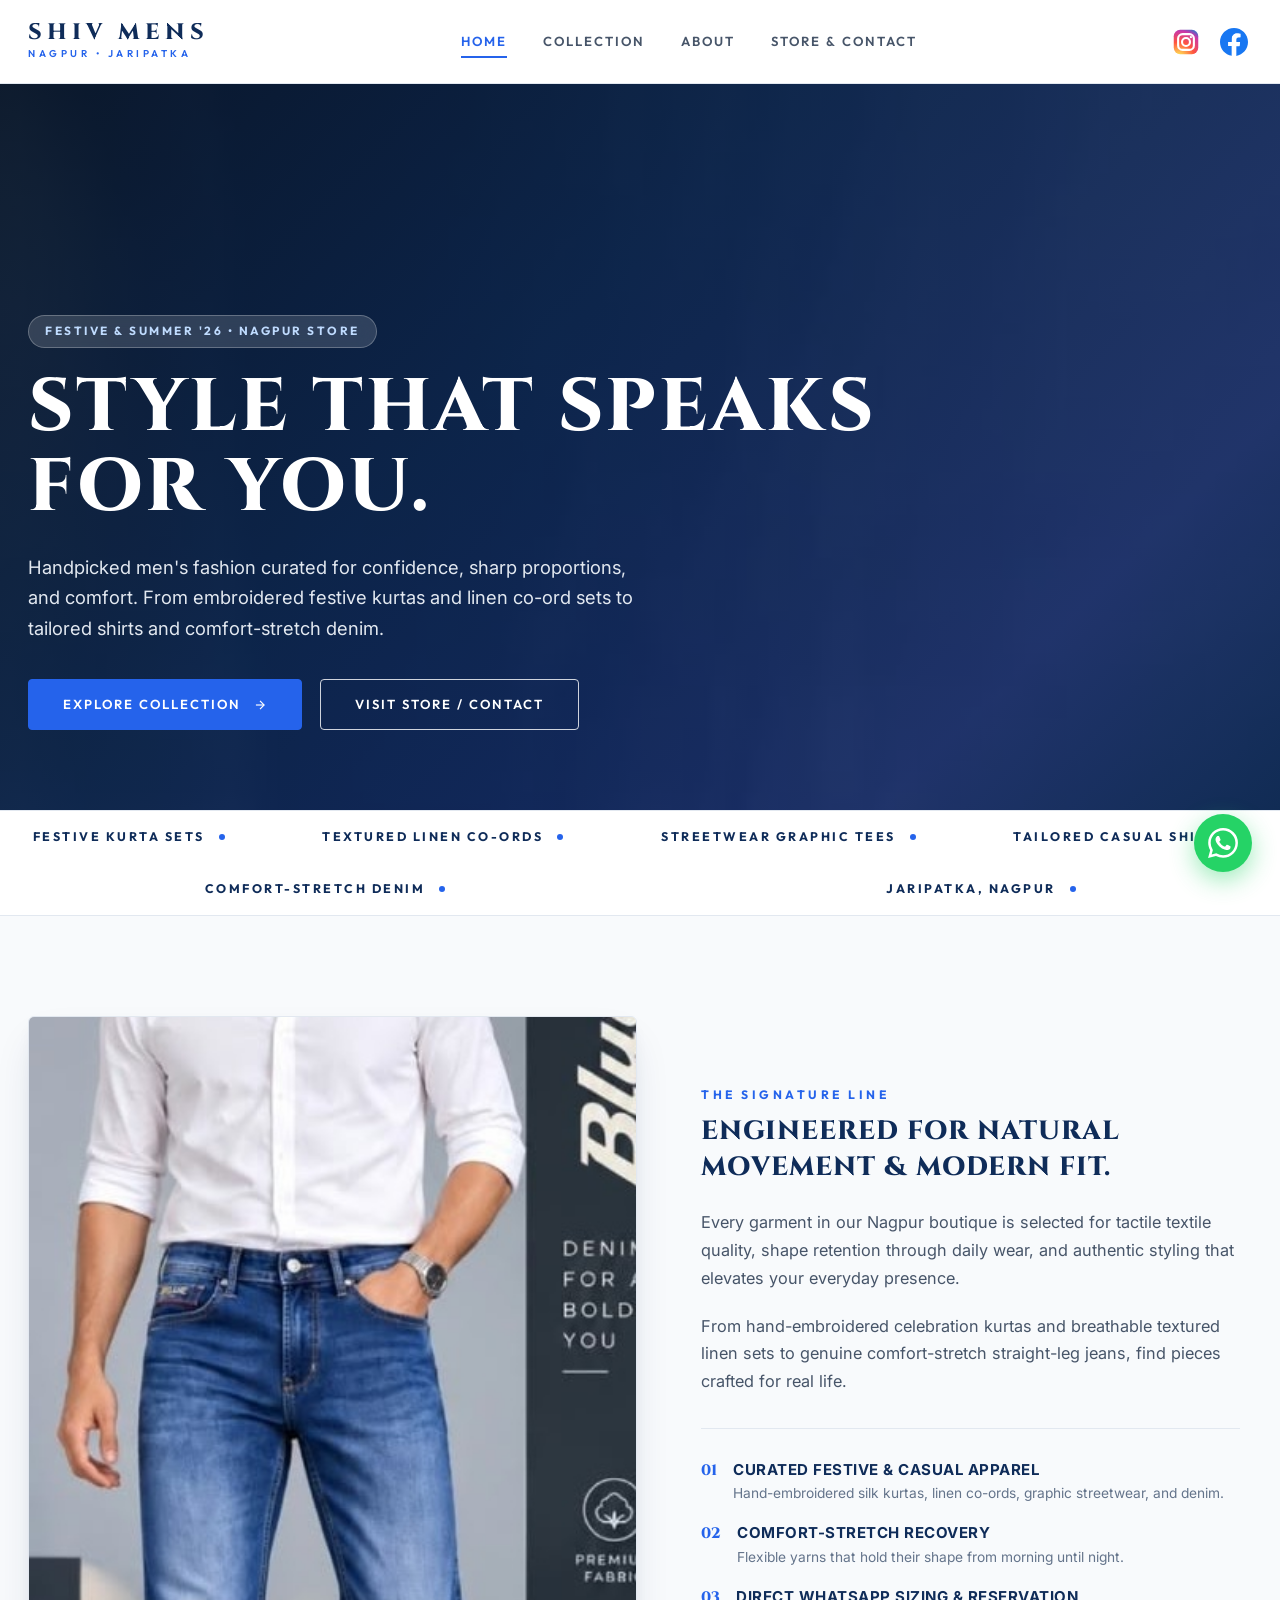
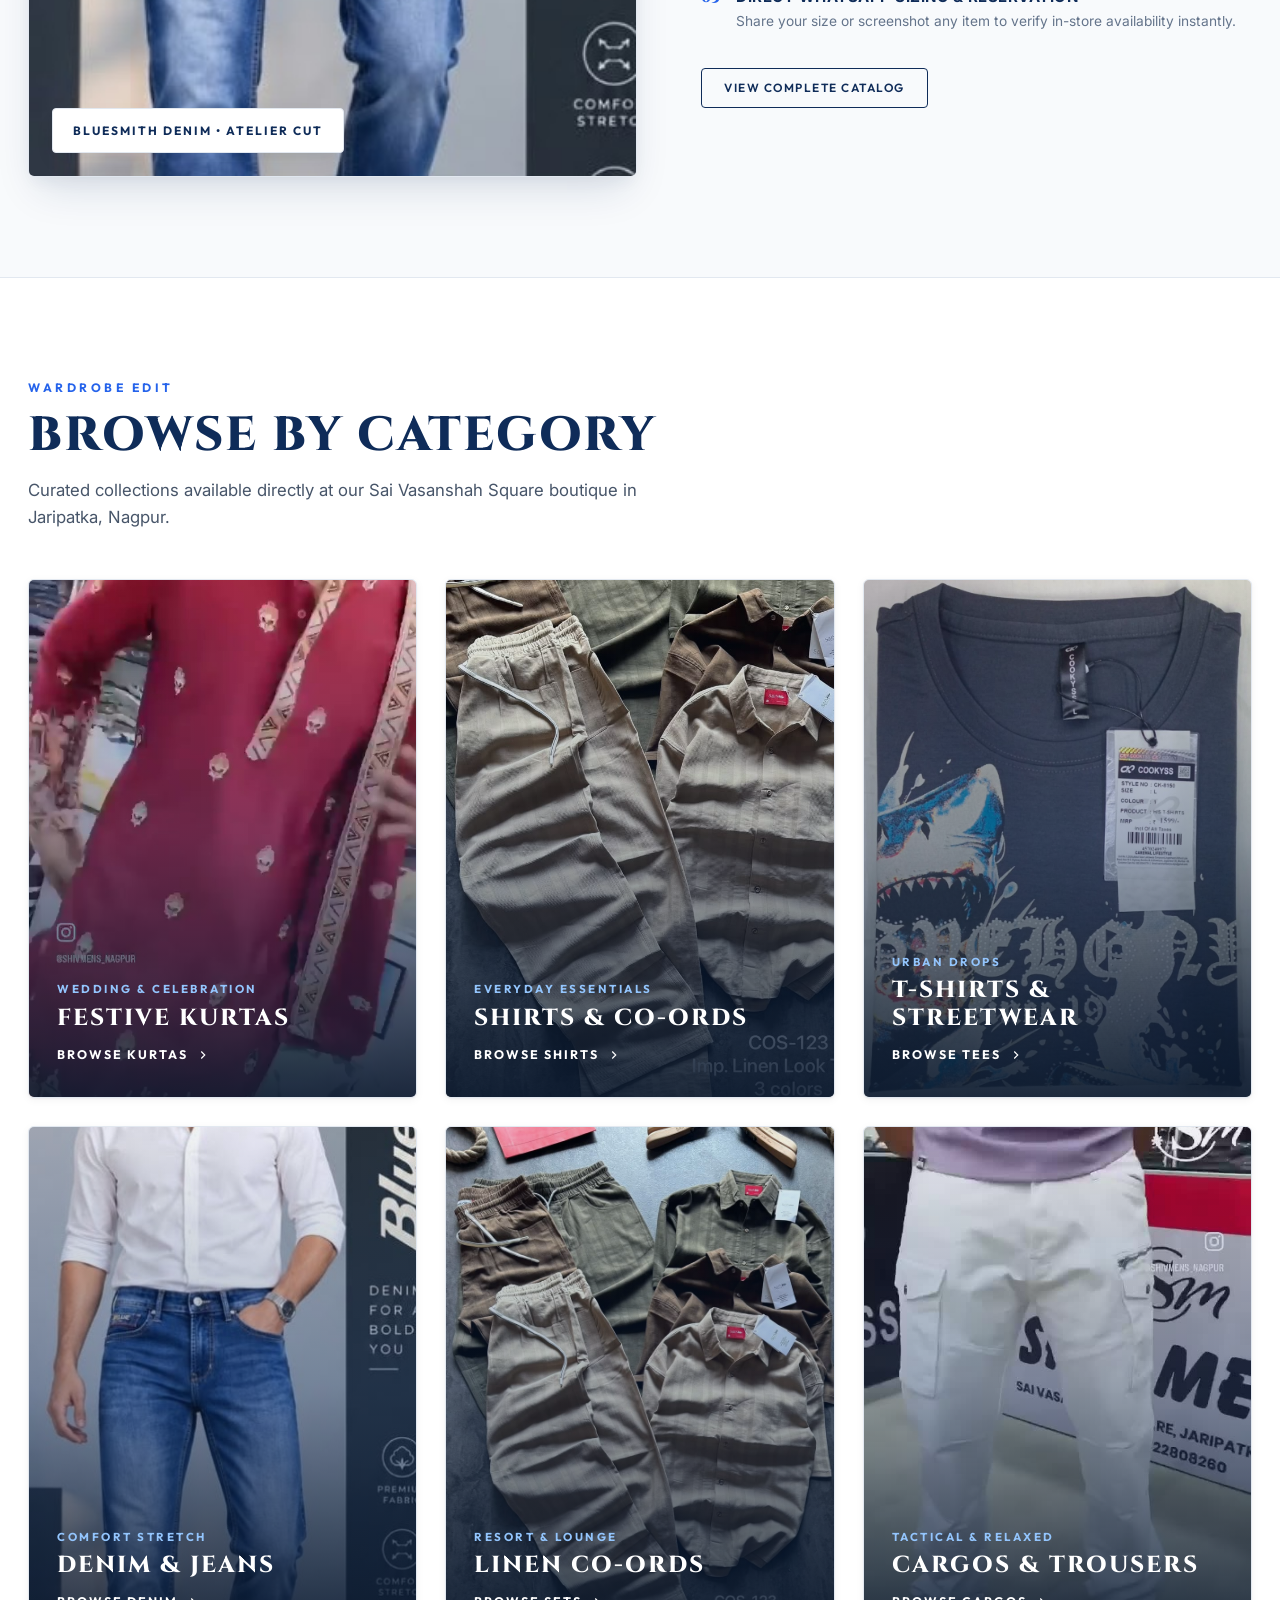
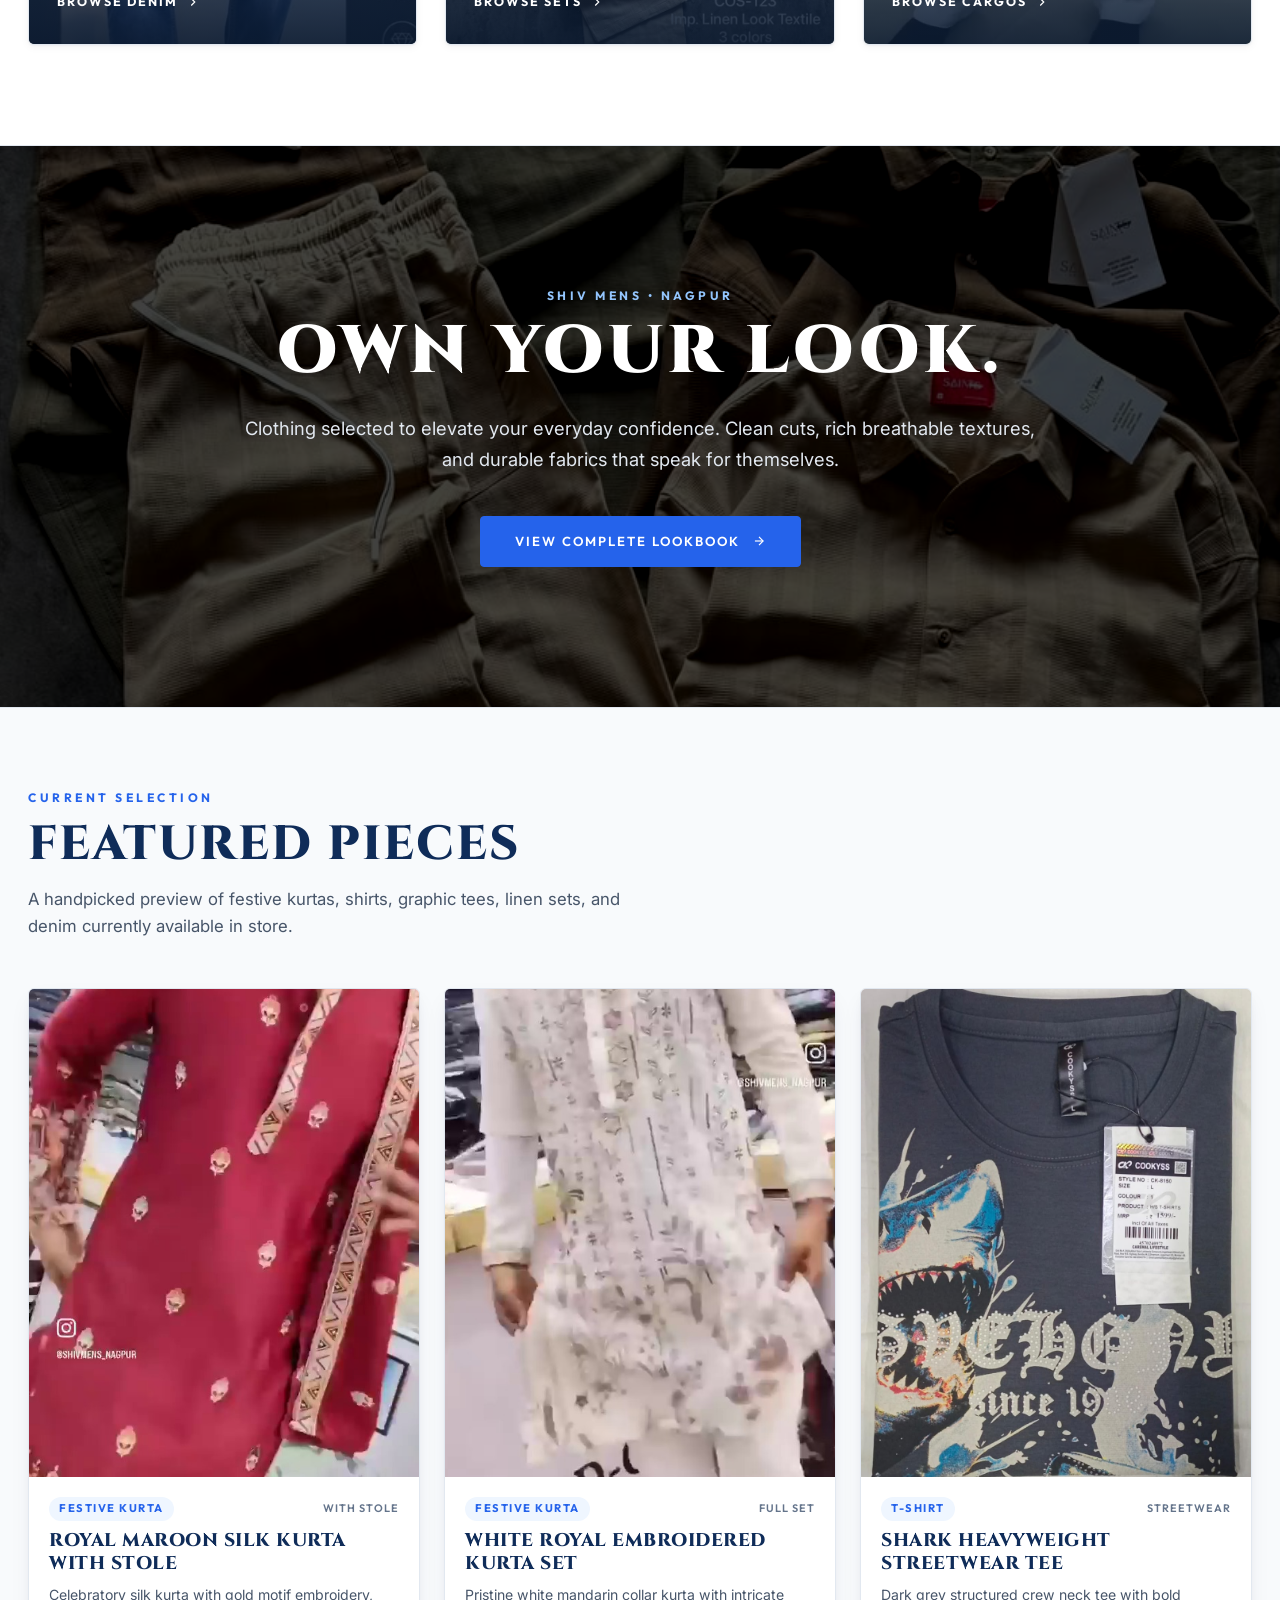
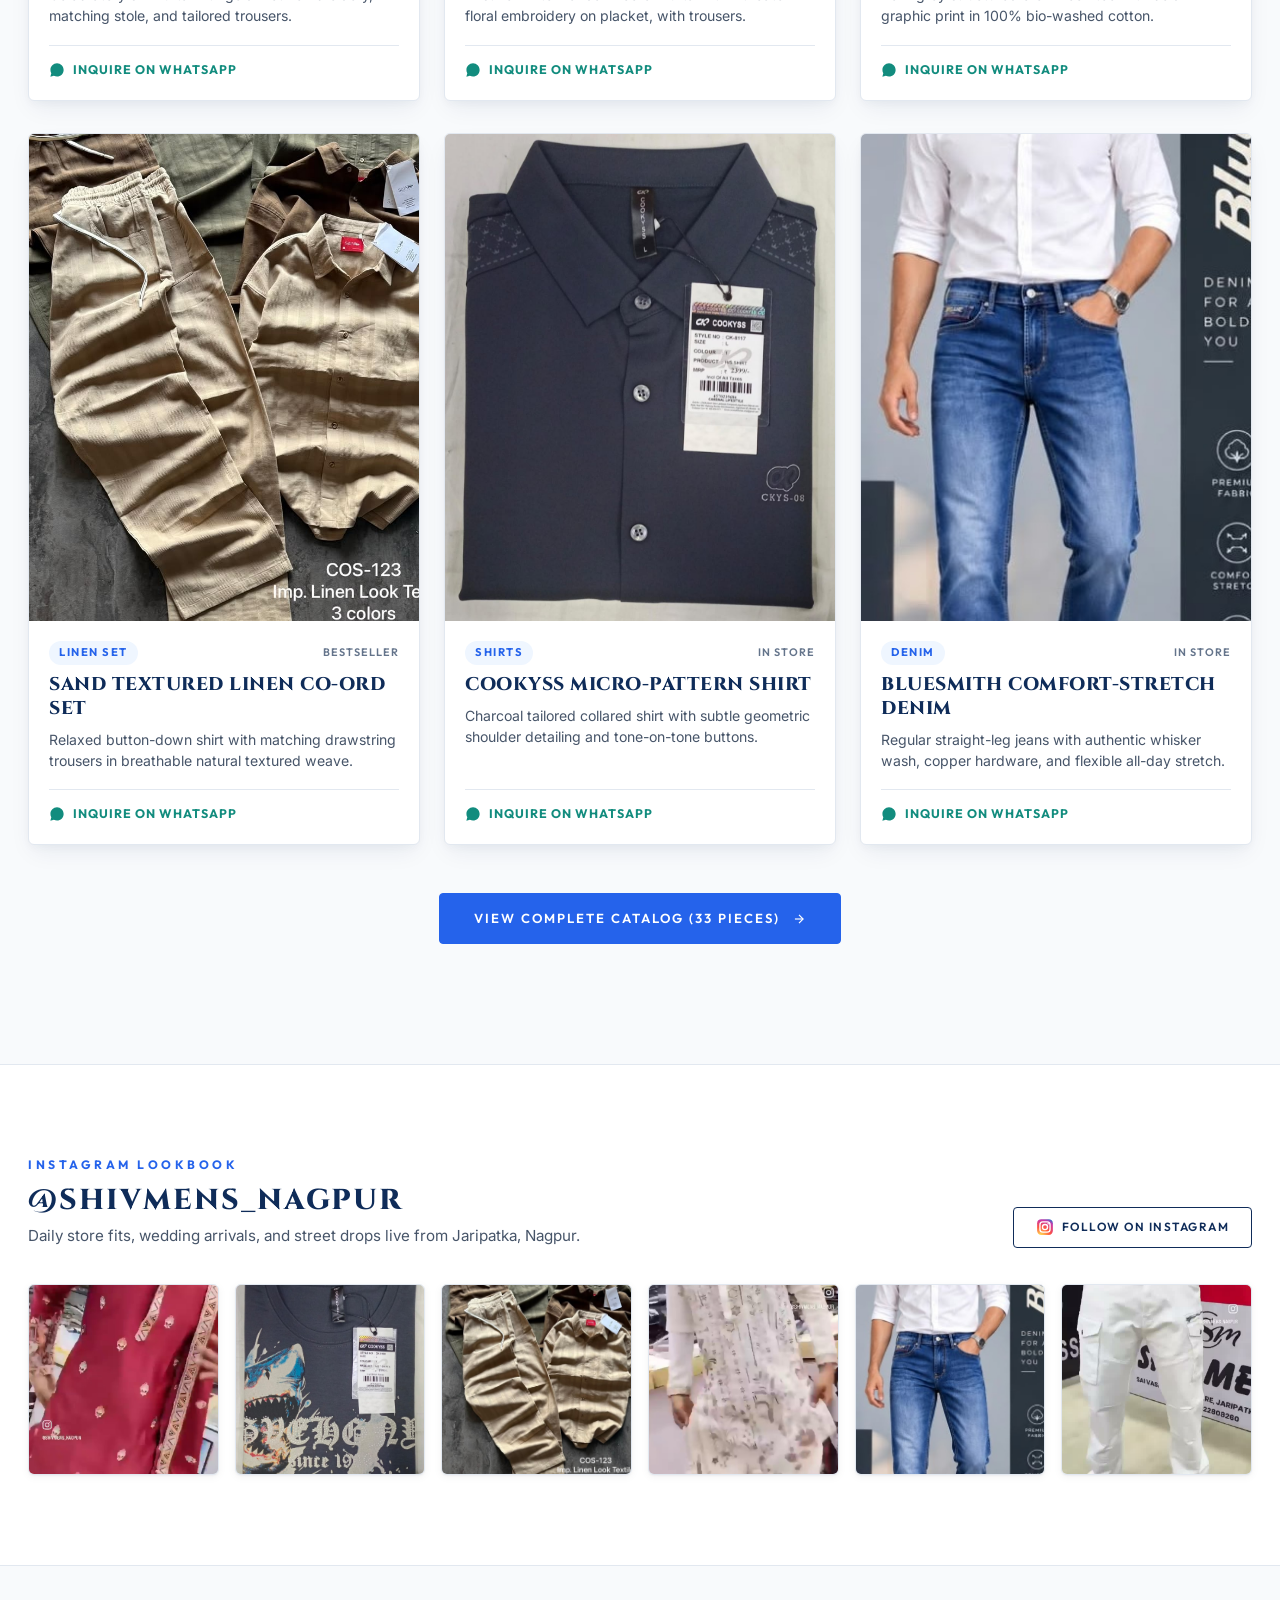
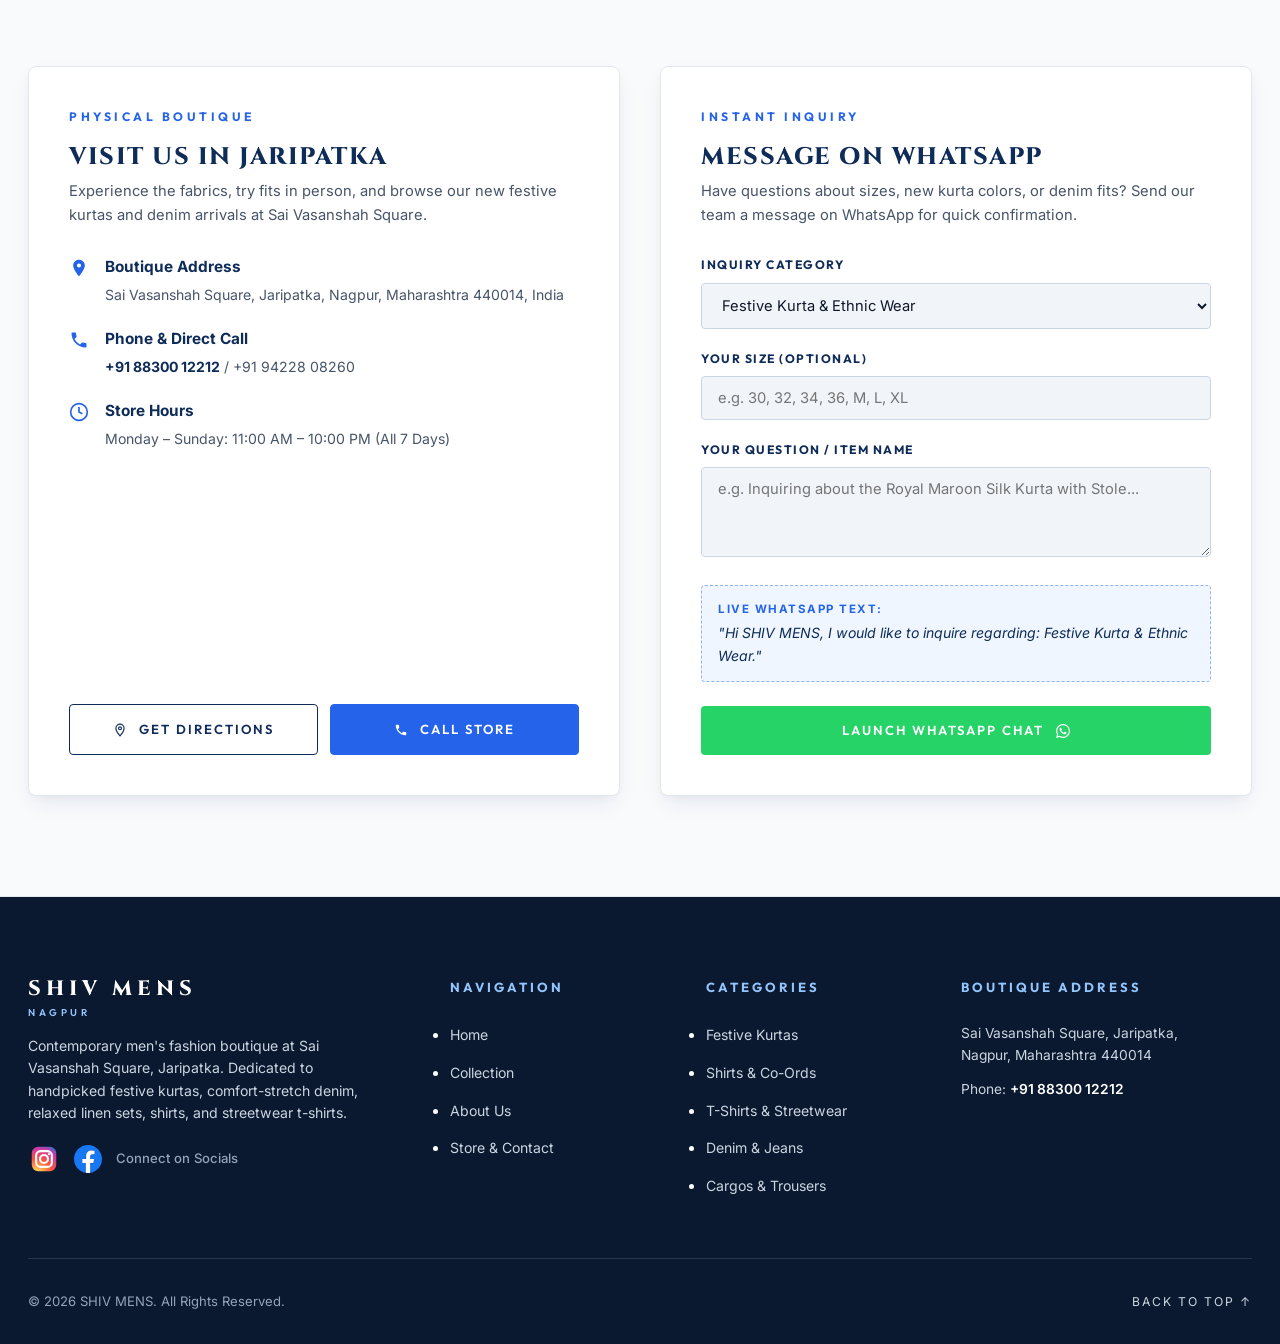
<file: index.html>
<!DOCTYPE html>
<html lang="en">
<head>
  <meta charset="UTF-8">
  <meta name="viewport" content="width=device-width, initial-scale=1.0">
  <title>SHIV MENS — Men's Fashion, Kurtas, Shirts & Denim | Nagpur</title>
  <meta name="description" content="Contemporary men's fashion boutique in Nagpur. Festive kurtas, tailored shirts, graphic streetwear t-shirts, linen co-ords, and comfort-stretch denim. Sai Vasanshah Square, Jaripatka.">
  
  <meta property="og:type" content="website">
  <meta property="og:title" content="SHIV MENS — Men's Fashion & Apparel">
  <meta property="og:description" content="Contemporary men's fashion in Nagpur. Festive kurtas, linen sets, streetwear t-shirts, and denim.">
  <meta property="og:image" content="assets/images/collection/ethnic-festive-kurta-stole.jpg">
  
  <link rel="icon" type="image/svg+xml" href="assets/brand/favicon.svg">
  <link rel="stylesheet" href="css/style.css">
  <link rel="stylesheet" href="css/responsive.css">
</head>
<body>

  <!-- Sticky Header -->
  <header class="site-header" id="siteHeader">
    <div class="container nav-wrapper">
      
      <!-- Brand Wordmark -->
      <a href="index.html" class="brand-logo" aria-label="SHIV MENS Homepage">
        <span class="brand-name">SHIV MENS</span>
        <span class="brand-sub">NAGPUR • JARIPATKA</span>
      </a>

      <!-- Desktop Navigation -->
      <nav class="main-nav" aria-label="Primary Navigation">
        <a href="index.html" class="nav-link active">Home</a>
        <a href="collection.html" class="nav-link">Collection</a>
        <a href="about.html" class="nav-link">About</a>
        <a href="contact.html" class="nav-link">Store & Contact</a>
      </nav>

      <!-- Header Actions (Social Icons) -->
      <div class="header-actions">
        <a href="https://www.instagram.com/shivmens_nagpur" target="_blank" rel="noopener noreferrer" class="header-social-icon js-instagram-link" aria-label="Instagram" title="Follow @shivmens_nagpur on Instagram">
          <img src="assets/icons/instagram.svg" alt="Instagram" width="28" height="28">
        </a>
        <a href="https://www.facebook.com/shivmens_nagpur" target="_blank" rel="noopener noreferrer" class="header-social-icon js-facebook-link" aria-label="Facebook" title="Follow shivmens_nagpur on Facebook">
          <img src="assets/icons/facebook.svg" alt="Facebook" width="28" height="28">
        </a>

        <!-- Mobile Menu Button -->
        <button class="mobile-nav-toggle" aria-label="Open Navigation">
          <svg viewBox="0 0 24 24" fill="none" stroke="currentColor" stroke-width="2"><line x1="3" y1="12" x2="21" y2="12"></line><line x1="3" y1="6" x2="21" y2="6"></line><line x1="3" y1="18" x2="21" y2="18"></line></svg>
        </button>
      </div>

    </div>
  </header>

  <!-- Mobile Drawer -->
  <aside class="mobile-drawer" id="mobileDrawer">
    <div class="mobile-drawer-header">
      <div>
        <span class="brand-name" style="font-size: 1.25rem;">SHIV MENS</span>
        <span class="brand-sub" style="display: block; font-size: 0.6rem;">NAGPUR</span>
      </div>
      <button class="drawer-close-btn" aria-label="Close Navigation">
        <svg viewBox="0 0 24 24" fill="none" stroke="currentColor" stroke-width="2"><line x1="18" y1="6" x2="6" y2="18"></line><line x1="6" y1="6" x2="18" y2="18"></line></svg>
      </button>
    </div>
    <nav class="mobile-drawer-nav">
      <a href="index.html" class="mobile-nav-item active">Home</a>
      <a href="collection.html" class="mobile-nav-item">Collection</a>
      <a href="about.html" class="mobile-nav-item">About</a>
      <a href="contact.html" class="mobile-nav-item">Store & Contact</a>
    </nav>
    <div class="mobile-drawer-footer">
      <p><strong>Sai Vasanshah Square, Jaripatka</strong></p>
      <p>Nagpur, Maharashtra 440014</p>
      <p>Direct: +91 88300 12212</p>
      <div style="margin-top: 14px; display: flex; align-items: center; gap: 10px;">
        <span style="font-size: 0.8rem; color: var(--text-muted); font-weight: 600; text-transform: uppercase;">Follow:</span>
        <a href="https://www.instagram.com/shivmens_nagpur" target="_blank" rel="noopener noreferrer" class="header-social-icon js-instagram-link" aria-label="Instagram" title="Instagram">
          <img src="assets/icons/instagram.svg" alt="Instagram" width="26" height="26">
        </a>
        <a href="https://www.facebook.com/shivmens_nagpur" target="_blank" rel="noopener noreferrer" class="header-social-icon js-facebook-link" aria-label="Facebook" title="Facebook">
          <img src="assets/icons/facebook.svg" alt="Facebook" width="26" height="26">
        </a>
      </div>
    </div>
  </aside>
  <div class="drawer-backdrop"></div>

  <main id="mainContent">

    <!-- Hero Section (Royal Navy Scrim & Light Theme Framing) -->
    <section class="hero-editorial" aria-label="Hero Showcase">
      <div class="hero-media-wrap">
        <video class="hero-video-elem" autoplay muted loop playsinline poster="assets/images/hero/hero-bg-poster.jpg">
          <source src="assets/videos/hero-bg.mp4" type="video/mp4">
        </video>
        <div class="hero-scrim"></div>
      </div>

      <div class="container hero-editorial-body">
        <span class="hero-season-tag">FESTIVE & SUMMER '26 • NAGPUR STORE</span>
        <h1 class="hero-main-title">
          STYLE THAT SPEAKS FOR YOU.
        </h1>
        <p class="hero-description">
          Handpicked men's fashion curated for confidence, sharp proportions, and comfort. From embroidered festive kurtas and linen co-ord sets to tailored shirts and comfort-stretch denim.
        </p>

        <div class="hero-actions-row">
          <a href="collection.html" class="btn btn-blue">
            <span>EXPLORE COLLECTION</span>
            <svg viewBox="0 0 24 24" fill="none" stroke="currentColor" stroke-width="2" style="width: 14px; height: 14px;"><line x1="5" y1="12" x2="19" y2="12"></line><polyline points="12 5 19 12 12 19"></polyline></svg>
          </a>
          <a href="contact.html" class="btn btn-outline-white">
            <span>VISIT STORE / CONTACT</span>
          </a>
        </div>
      </div>
    </section>

    <!-- Editorial Ticker Strip -->
    <div class="editorial-ticker" aria-hidden="true">
      <div class="ticker-track">
        <div class="ticker-item"><span>FESTIVE KURTA SETS</span><span class="ticker-dot"></span></div>
        <div class="ticker-item"><span>TEXTURED LINEN CO-ORDS</span><span class="ticker-dot"></span></div>
        <div class="ticker-item"><span>STREETWEAR GRAPHIC TEES</span><span class="ticker-dot"></span></div>
        <div class="ticker-item"><span>TAILORED CASUAL SHIRTS</span><span class="ticker-dot"></span></div>
        <div class="ticker-item"><span>COMFORT-STRETCH DENIM</span><span class="ticker-dot"></span></div>
        <div class="ticker-item"><span>JARIPATKA, NAGPUR</span><span class="ticker-dot"></span></div>
      </div>
    </div>

    <!-- Editorial Spread: The Signature Line -->
    <section class="editorial-spread" aria-label="Editorial Showcase">
      <div class="container">
        <div class="spread-layout">
          
          <div class="spread-image-group">
            <img src="assets/images/hero/hero-model-denim.jpg" alt="Bluesmith Washed Denim Model Shoot" class="spread-main-img" loading="lazy">
            <div class="spread-float-label">
              BLUESMITH DENIM • ATELIER CUT
            </div>
          </div>

          <div class="spread-content">
            <span class="eyebrow">THE SIGNATURE LINE</span>
            <h2 class="spread-quote">
              ENGINEERED FOR NATURAL MOVEMENT & MODERN FIT.
            </h2>
            <p class="spread-text">
              Every garment in our Nagpur boutique is selected for tactile textile quality, shape retention through daily wear, and authentic styling that elevates your everyday presence.
            </p>
            <p class="spread-text">
              From hand-embroidered celebration kurtas and breathable textured linen sets to genuine comfort-stretch straight-leg jeans, find pieces crafted for real life.
            </p>

            <div class="spread-specs-list">
              <div class="spread-spec">
                <span class="spec-no">01</span>
                <div class="spec-info">
                  <strong>CURATED FESTIVE & CASUAL APPAREL</strong>
                  <p>Hand-embroidered silk kurtas, linen co-ords, graphic streetwear, and denim.</p>
                </div>
              </div>
              <div class="spread-spec">
                <span class="spec-no">02</span>
                <div class="spec-info">
                  <strong>COMFORT-STRETCH RECOVERY</strong>
                  <p>Flexible yarns that hold their shape from morning until night.</p>
                </div>
              </div>
              <div class="spread-spec">
                <span class="spec-no">03</span>
                <div class="spec-info">
                  <strong>DIRECT WHATSAPP SIZING & RESERVATION</strong>
                  <p>Share your size or screenshot any item to verify in-store availability instantly.</p>
                </div>
              </div>
            </div>

            <div style="margin-top: 36px;">
              <a href="collection.html" class="btn btn-outline btn-sm">
                <span>VIEW COMPLETE CATALOG</span>
              </a>
            </div>
          </div>

        </div>
      </div>
    </section>

    <!-- Categories Lookbook (All 6 Wardrobe Edits) -->
    <section class="categories-lookbook" aria-label="Product Categories">
      <div class="container">
        <div class="section-meta">
          <span class="eyebrow">WARDROBE EDIT</span>
          <h2 class="heading-lg">BROWSE BY CATEGORY</h2>
          <p class="subhead">
            Curated collections available directly at our Sai Vasanshah Square boutique in Jaripatka, Nagpur.
          </p>
        </div>

        <div class="categories-masonry">
          
          <!-- Category 1: Festive Kurtas -->
          <a href="collection.html?category=ethnic" class="category-tile">
            <img src="assets/images/collection/ethnic-festive-kurta-stole.jpg" alt="Festive Ethnic Kurtas" loading="lazy">
            <div class="category-tile-scrim">
              <span class="category-label-sub">WEDDING & CELEBRATION</span>
              <h3 class="category-label-main">Festive Kurtas</h3>
              <span class="category-link-cta">
                <span>Browse Kurtas</span>
                <svg viewBox="0 0 24 24" fill="none" stroke="currentColor" stroke-width="2"><polyline points="9 18 15 12 9 6"></polyline></svg>
              </span>
            </div>
          </a>

          <!-- Category 2: Tailored Shirts & Casuals -->
          <a href="collection.html?category=shirts" class="category-tile">
            <img src="assets/images/collection/linen-sand-coord-shirt.jpg" alt="Tailored Shirts & Linen Tops" loading="lazy">
            <div class="category-tile-scrim">
              <span class="category-label-sub">EVERYDAY ESSENTIALS</span>
              <h3 class="category-label-main">Shirts & Co-Ords</h3>
              <span class="category-link-cta">
                <span>Browse Shirts</span>
                <svg viewBox="0 0 24 24" fill="none" stroke="currentColor" stroke-width="2"><polyline points="9 18 15 12 9 6"></polyline></svg>
              </span>
            </div>
          </a>

          <!-- Category 3: Streetwear Graphic Tees -->
          <a href="collection.html?category=tshirts" class="category-tile">
            <img src="assets/images/collection/streetwear-shark-tshirt.jpg" alt="Streetwear Graphic T-shirts" loading="lazy">
            <div class="category-tile-scrim">
              <span class="category-label-sub">URBAN DROPS</span>
              <h3 class="category-label-main">T-Shirts & Streetwear</h3>
              <span class="category-link-cta">
                <span>Browse Tees</span>
                <svg viewBox="0 0 24 24" fill="none" stroke="currentColor" stroke-width="2"><polyline points="9 18 15 12 9 6"></polyline></svg>
              </span>
            </div>
          </a>

          <!-- Category 4: Denim & Jeans -->
          <a href="collection.html?category=denim" class="category-tile">
            <img src="assets/images/collection/denim-classic-front.jpg" alt="Men's Denim & Jeans" loading="lazy">
            <div class="category-tile-scrim">
              <span class="category-label-sub">COMFORT STRETCH</span>
              <h3 class="category-label-main">Denim & Jeans</h3>
              <span class="category-link-cta">
                <span>Browse Denim</span>
                <svg viewBox="0 0 24 24" fill="none" stroke="currentColor" stroke-width="2"><polyline points="9 18 15 12 9 6"></polyline></svg>
              </span>
            </div>
          </a>

          <!-- Category 5: Linen Co-Ord Sets -->
          <a href="collection.html?category=shirts" class="category-tile">
            <img src="assets/images/collection/linen-co-ord-sets.jpg" alt="Textured Linen Co-Ord Sets" loading="lazy">
            <div class="category-tile-scrim">
              <span class="category-label-sub">RESORT & LOUNGE</span>
              <h3 class="category-label-main">Linen Co-Ords</h3>
              <span class="category-link-cta">
                <span>Browse Sets</span>
                <svg viewBox="0 0 24 24" fill="none" stroke="currentColor" stroke-width="2"><polyline points="9 18 15 12 9 6"></polyline></svg>
              </span>
            </div>
          </a>

          <!-- Category 6: Utility Trousers & Cargos -->
          <a href="collection.html?category=trousers" class="category-tile">
            <img src="assets/images/collection/cargo-utility-white.jpg" alt="Utility Trousers and Cargo Pants" loading="lazy">
            <div class="category-tile-scrim">
              <span class="category-label-sub">TACTICAL & RELAXED</span>
              <h3 class="category-label-main">Cargos & Trousers</h3>
              <span class="category-link-cta">
                <span>Browse Cargos</span>
                <svg viewBox="0 0 24 24" fill="none" stroke="currentColor" stroke-width="2"><polyline points="9 18 15 12 9 6"></polyline></svg>
              </span>
            </div>
          </a>

        </div>
      </div>
    </section>

    <!-- Visual Editorial Banner -->
    <section class="editorial-full-banner" aria-label="Brand Philosophy">
      <div class="full-banner-bg"></div>
      <div class="container">
        <div class="full-banner-body">
          <span class="eyebrow" style="color: #93C5FD;">SHIV MENS • NAGPUR</span>
          <h2 class="full-banner-title">OWN YOUR LOOK.</h2>
          <p class="full-banner-text">
            Clothing selected to elevate your everyday confidence. Clean cuts, rich breathable textures, and durable fabrics that speak for themselves.
          </p>
          <a href="collection.html" class="btn btn-blue">
            <span>VIEW COMPLETE LOOKBOOK</span>
            <svg viewBox="0 0 24 24" fill="none" stroke="currentColor" stroke-width="2" style="width: 14px; height: 14px;"><line x1="5" y1="12" x2="19" y2="12"></line><polyline points="12 5 19 12 12 19"></polyline></svg>
          </a>
        </div>
      </div>
    </section>

    <!-- Lookbook Preview Grid (Diverse 6 Featured Pieces) -->
    <section class="catalog-section" aria-label="Curated Pieces Preview">
      <div class="container">
        <div class="section-meta">
          <span class="eyebrow">CURRENT SELECTION</span>
          <h2 class="heading-lg">FEATURED PIECES</h2>
          <p class="subhead">
            A handpicked preview of festive kurtas, shirts, graphic tees, linen sets, and denim currently available in store.
          </p>
        </div>

        <div class="catalog-masonry" style="margin-bottom: 48px;">
          
          <!-- Piece 1: Maroon Silk Kurta with Stole -->
          <article class="lookbook-item catalog-card">
            <div class="lookbook-img-frame">
              <img src="assets/images/collection/ethnic-festive-kurta-stole.jpg" alt="Royal Maroon Silk Kurta with Stole" class="lookbook-img" loading="lazy">
            </div>
            <div class="lookbook-caption">
              <div class="lookbook-meta-line">
                <span class="lookbook-category-tag">FESTIVE KURTA</span>
                <span class="lookbook-status-tag">WITH STOLE</span>
              </div>
              <h3 class="lookbook-title">Royal Maroon Silk Kurta with Stole</h3>
              <p class="lookbook-fit-text">Celebratory silk kurta with gold motif embroidery, matching stole, and tailored trousers.</p>
              <div class="lookbook-action-row">
                <a href="https://wa.me/918830012212?text=Hi%20SHIV%20MENS%2C%20I%20am%20inquiring%20about%20the%20Royal%20Maroon%20Silk%20Kurta%20with%20Stole." target="_blank" rel="noopener noreferrer" class="lookbook-wa-link">
                  <svg viewBox="0 0 24 24"><path d="M12.04 2c-5.46 0-9.91 4.45-9.91 9.91 0 1.75.46 3.45 1.32 4.95L2.05 22l5.25-1.38c1.45.79 3.08 1.21 4.74 1.21 5.46 0 9.91-4.45 9.91-9.91 0-2.65-1.03-5.14-2.9-7.01A9.82 9.82 0 0 0 12.04 2zm4.51 11.64c-.25-.13-1.47-.72-1.7-.81-.23-.08-.39-.13-.56.13-.17.25-.64.81-.79.97-.14.17-.29.19-.54.06-.25-.13-1.07-.39-2.03-1.25-.75-.67-1.26-1.5-1.41-1.75-.15-.25-.02-.39.11-.51.11-.11.25-.29.38-.44.13-.14.17-.25.25-.42.08-.17.04-.31-.02-.44-.06-.13-.56-1.35-.77-1.85-.2-.49-.41-.42-.56-.43h-.48c-.17 0-.44.06-.67.31-.23.25-.87.85-.87 2.08s.89 2.41 1.01 2.58c.13.17 1.76 2.68 4.26 3.76.6.26 1.06.41 1.42.53.6.19 1.15.16 1.58.1.48-.07 1.47-.6 1.68-1.18.21-.58.21-1.07.15-1.18-.06-.11-.22-.17-.47-.3z"/></svg>
                  <span>Inquire on WhatsApp</span>
                </a>
              </div>
            </div>
          </article>

          <!-- Piece 2: White Royal Floral Kurta -->
          <article class="lookbook-item catalog-card">
            <div class="lookbook-img-frame">
              <img src="assets/images/collection/ethnic-embroidered-white-kurta.jpg" alt="White Floral Embroidered Kurta" class="lookbook-img" loading="lazy">
            </div>
            <div class="lookbook-caption">
              <div class="lookbook-meta-line">
                <span class="lookbook-category-tag">FESTIVE KURTA</span>
                <span class="lookbook-status-tag">FULL SET</span>
              </div>
              <h3 class="lookbook-title">White Royal Embroidered Kurta Set</h3>
              <p class="lookbook-fit-text">Pristine white mandarin collar kurta with intricate floral embroidery on placket, with trousers.</p>
              <div class="lookbook-action-row">
                <a href="https://wa.me/918830012212?text=Hi%20SHIV%20MENS%2C%20I%20am%20inquiring%20about%20the%20White%20Royal%20Embroidered%20Kurta%20Set." target="_blank" rel="noopener noreferrer" class="lookbook-wa-link">
                  <svg viewBox="0 0 24 24"><path d="M12.04 2c-5.46 0-9.91 4.45-9.91 9.91 0 1.75.46 3.45 1.32 4.95L2.05 22l5.25-1.38c1.45.79 3.08 1.21 4.74 1.21 5.46 0 9.91-4.45 9.91-9.91 0-2.65-1.03-5.14-2.9-7.01A9.82 9.82 0 0 0 12.04 2zm4.51 11.64c-.25-.13-1.47-.72-1.7-.81-.23-.08-.39-.13-.56.13-.17.25-.64.81-.79.97-.14.17-.29.19-.54.06-.25-.13-1.07-.39-2.03-1.25-.75-.67-1.26-1.5-1.41-1.75-.15-.25-.02-.39.11-.51.11-.11.25-.29.38-.44.13-.14.17-.25.25-.42.08-.17.04-.31-.02-.44-.06-.13-.56-1.35-.77-1.85-.2-.49-.41-.42-.56-.43h-.48c-.17 0-.44.06-.67.31-.23.25-.87.85-.87 2.08s.89 2.41 1.01 2.58c.13.17 1.76 2.68 4.26 3.76.6.26 1.06.41 1.42.53.6.19 1.15.16 1.58.1.48-.07 1.47-.6 1.68-1.18.21-.58.21-1.07.15-1.18-.06-.11-.22-.17-.47-.3z"/></svg>
                  <span>Inquire on WhatsApp</span>
                </a>
              </div>
            </div>
          </article>

          <!-- Piece 3: Shark Graphic Streetwear Tee -->
          <article class="lookbook-item catalog-card">
            <div class="lookbook-img-frame">
              <img src="assets/images/collection/streetwear-shark-tshirt.jpg" alt="Shark Streetwear Graphic Tee" class="lookbook-img" loading="lazy">
            </div>
            <div class="lookbook-caption">
              <div class="lookbook-meta-line">
                <span class="lookbook-category-tag">T-SHIRT</span>
                <span class="lookbook-status-tag">STREETWEAR</span>
              </div>
              <h3 class="lookbook-title">Shark Heavyweight Streetwear Tee</h3>
              <p class="lookbook-fit-text">Dark grey structured crew neck tee with bold graphic print in 100% bio-washed cotton.</p>
              <div class="lookbook-action-row">
                <a href="https://wa.me/918830012212?text=Hi%20SHIV%20MENS%2C%20I%20am%20inquiring%20about%20the%20Shark%20Heavyweight%20Streetwear%20Tee." target="_blank" rel="noopener noreferrer" class="lookbook-wa-link">
                  <svg viewBox="0 0 24 24"><path d="M12.04 2c-5.46 0-9.91 4.45-9.91 9.91 0 1.75.46 3.45 1.32 4.95L2.05 22l5.25-1.38c1.45.79 3.08 1.21 4.74 1.21 5.46 0 9.91-4.45 9.91-9.91 0-2.65-1.03-5.14-2.9-7.01A9.82 9.82 0 0 0 12.04 2zm4.51 11.64c-.25-.13-1.47-.72-1.7-.81-.23-.08-.39-.13-.56.13-.17.25-.64.81-.79.97-.14.17-.29.19-.54.06-.25-.13-1.07-.39-2.03-1.25-.75-.67-1.26-1.5-1.41-1.75-.15-.25-.02-.39.11-.51.11-.11.25-.29.38-.44.13-.14.17-.25.25-.42.08-.17.04-.31-.02-.44-.06-.13-.56-1.35-.77-1.85-.2-.49-.41-.42-.56-.43h-.48c-.17 0-.44.06-.67.31-.23.25-.87.85-.87 2.08s.89 2.41 1.01 2.58c.13.17 1.76 2.68 4.26 3.76.6.26 1.06.41 1.42.53.6.19 1.15.16 1.58.1.48-.07 1.47-.6 1.68-1.18.21-.58.21-1.07.15-1.18-.06-.11-.22-.17-.47-.3z"/></svg>
                  <span>Inquire on WhatsApp</span>
                </a>
              </div>
            </div>
          </article>

          <!-- Piece 4: Sand Linen Co-Ord Set -->
          <article class="lookbook-item catalog-card">
            <div class="lookbook-img-frame">
              <img src="assets/images/collection/linen-sand-coord-shirt.jpg" alt="Sand Linen Co-Ord Set" class="lookbook-img" loading="lazy">
            </div>
            <div class="lookbook-caption">
              <div class="lookbook-meta-line">
                <span class="lookbook-category-tag">LINEN SET</span>
                <span class="lookbook-status-tag">BESTSELLER</span>
              </div>
              <h3 class="lookbook-title">Sand Textured Linen Co-Ord Set</h3>
              <p class="lookbook-fit-text">Relaxed button-down shirt with matching drawstring trousers in breathable natural textured weave.</p>
              <div class="lookbook-action-row">
                <a href="https://wa.me/918830012212?text=Hi%20SHIV%20MENS%2C%20I%20am%20inquiring%20about%20the%20Sand%20Textured%20Linen%20Co-Ord%20Set." target="_blank" rel="noopener noreferrer" class="lookbook-wa-link">
                  <svg viewBox="0 0 24 24"><path d="M12.04 2c-5.46 0-9.91 4.45-9.91 9.91 0 1.75.46 3.45 1.32 4.95L2.05 22l5.25-1.38c1.45.79 3.08 1.21 4.74 1.21 5.46 0 9.91-4.45 9.91-9.91 0-2.65-1.03-5.14-2.9-7.01A9.82 9.82 0 0 0 12.04 2zm4.51 11.64c-.25-.13-1.47-.72-1.7-.81-.23-.08-.39-.13-.56.13-.17.25-.64.81-.79.97-.14.17-.29.19-.54.06-.25-.13-1.07-.39-2.03-1.25-.75-.67-1.26-1.5-1.41-1.75-.15-.25-.02-.39.11-.51.11-.11.25-.29.38-.44.13-.14.17-.25.25-.42.08-.17.04-.31-.02-.44-.06-.13-.56-1.35-.77-1.85-.2-.49-.41-.42-.56-.43h-.48c-.17 0-.44.06-.67.31-.23.25-.87.85-.87 2.08s.89 2.41 1.01 2.58c.13.17 1.76 2.68 4.26 3.76.6.26 1.06.41 1.42.53.6.19 1.15.16 1.58.1.48-.07 1.47-.6 1.68-1.18.21-.58.21-1.07.15-1.18-.06-.11-.22-.17-.47-.3z"/></svg>
                  <span>Inquire on WhatsApp</span>
                </a>
              </div>
            </div>
          </article>

          <!-- Piece 5: Cookyss Structured Shirt -->
          <article class="lookbook-item catalog-card">
            <div class="lookbook-img-frame">
              <img src="assets/images/collection/premium-textured-shirt.jpg" alt="Cookyss Structured Shirt" class="lookbook-img" loading="lazy">
            </div>
            <div class="lookbook-caption">
              <div class="lookbook-meta-line">
                <span class="lookbook-category-tag">SHIRTS</span>
                <span class="lookbook-status-tag">IN STORE</span>
              </div>
              <h3 class="lookbook-title">Cookyss Micro-Pattern Shirt</h3>
              <p class="lookbook-fit-text">Charcoal tailored collared shirt with subtle geometric shoulder detailing and tone-on-tone buttons.</p>
              <div class="lookbook-action-row">
                <a href="https://wa.me/918830012212?text=Hi%20SHIV%20MENS%2C%20I%20am%20inquiring%20about%20the%20Cookyss%20Micro-Pattern%20Shirt." target="_blank" rel="noopener noreferrer" class="lookbook-wa-link">
                  <svg viewBox="0 0 24 24"><path d="M12.04 2c-5.46 0-9.91 4.45-9.91 9.91 0 1.75.46 3.45 1.32 4.95L2.05 22l5.25-1.38c1.45.79 3.08 1.21 4.74 1.21 5.46 0 9.91-4.45 9.91-9.91 0-2.65-1.03-5.14-2.9-7.01A9.82 9.82 0 0 0 12.04 2zm4.51 11.64c-.25-.13-1.47-.72-1.7-.81-.23-.08-.39-.13-.56.13-.17.25-.64.81-.79.97-.14.17-.29.19-.54.06-.25-.13-1.07-.39-2.03-1.25-.75-.67-1.26-1.5-1.41-1.75-.15-.25-.02-.39.11-.51.11-.11.25-.29.38-.44.13-.14.17-.25.25-.42.08-.17.04-.31-.02-.44-.06-.13-.56-1.35-.77-1.85-.2-.49-.41-.42-.56-.43h-.48c-.17 0-.44.06-.67.31-.23.25-.87.85-.87 2.08s.89 2.41 1.01 2.58c.13.17 1.76 2.68 4.26 3.76.6.26 1.06.41 1.42.53.6.19 1.15.16 1.58.1.48-.07 1.47-.6 1.68-1.18.21-.58.21-1.07.15-1.18-.06-.11-.22-.17-.47-.3z"/></svg>
                  <span>Inquire on WhatsApp</span>
                </a>
              </div>
            </div>
          </article>

          <!-- Piece 6: Bluesmith Comfort Stretch Denim -->
          <article class="lookbook-item catalog-card">
            <div class="lookbook-img-frame">
              <img src="assets/images/collection/denim-classic-front.jpg" alt="Bluesmith Washed Denim" class="lookbook-img" loading="lazy">
            </div>
            <div class="lookbook-caption">
              <div class="lookbook-meta-line">
                <span class="lookbook-category-tag">DENIM</span>
                <span class="lookbook-status-tag">IN STORE</span>
              </div>
              <h3 class="lookbook-title">Bluesmith Comfort-Stretch Denim</h3>
              <p class="lookbook-fit-text">Regular straight-leg jeans with authentic whisker wash, copper hardware, and flexible all-day stretch.</p>
              <div class="lookbook-action-row">
                <a href="https://wa.me/918830012212?text=Hi%20SHIV%20MENS%2C%20I%20am%20inquiring%20about%20the%20Bluesmith%20Comfort-Stretch%20Denim." target="_blank" rel="noopener noreferrer" class="lookbook-wa-link">
                  <svg viewBox="0 0 24 24"><path d="M12.04 2c-5.46 0-9.91 4.45-9.91 9.91 0 1.75.46 3.45 1.32 4.95L2.05 22l5.25-1.38c1.45.79 3.08 1.21 4.74 1.21 5.46 0 9.91-4.45 9.91-9.91 0-2.65-1.03-5.14-2.9-7.01A9.82 9.82 0 0 0 12.04 2zm4.51 11.64c-.25-.13-1.47-.72-1.7-.81-.23-.08-.39-.13-.56.13-.17.25-.64.81-.79.97-.14.17-.29.19-.54.06-.25-.13-1.07-.39-2.03-1.25-.75-.67-1.26-1.5-1.41-1.75-.15-.25-.02-.39.11-.51.11-.11.25-.29.38-.44.13-.14.17-.25.25-.42.08-.17.04-.31-.02-.44-.06-.13-.56-1.35-.77-1.85-.2-.49-.41-.42-.56-.43h-.48c-.17 0-.44.06-.67.31-.23.25-.87.85-.87 2.08s.89 2.41 1.01 2.58c.13.17 1.76 2.68 4.26 3.76.6.26 1.06.41 1.42.53.6.19 1.15.16 1.58.1.48-.07 1.47-.6 1.68-1.18.21-.58.21-1.07.15-1.18-.06-.11-.22-.17-.47-.3z"/></svg>
                  <span>Inquire on WhatsApp</span>
                </a>
              </div>
            </div>
          </article>

        </div>

        <div style="text-align: center;">
          <a href="collection.html" class="btn btn-blue">
            <span>VIEW COMPLETE CATALOG (33 PIECES)</span>
            <svg viewBox="0 0 24 24" fill="none" stroke="currentColor" stroke-width="2" style="width: 14px; height: 14px;"><line x1="5" y1="12" x2="19" y2="12"></line><polyline points="12 5 19 12 12 19"></polyline></svg>
          </a>
        </div>
      </div>
    </section>

    <!-- Social Instagram Lookbook -->
    <section class="social-editorial" aria-label="Social Lookbook">
      <div class="container">
        
        <div class="social-top-row">
          <div>
            <span class="eyebrow">INSTAGRAM LOOKBOOK</span>
            <h2 class="heading-lg" style="font-size: 1.8rem;">@SHIVMENS_NAGPUR</h2>
            <p style="color: var(--text-secondary); font-size: 0.95rem; margin-top: 6px;">
              Daily store fits, wedding arrivals, and street drops live from Jaripatka, Nagpur.
            </p>
          </div>
          <div>
            <a href="https://www.instagram.com/shivmens_nagpur" target="_blank" rel="noopener noreferrer" class="btn btn-outline btn-sm js-instagram-link" style="display: inline-flex; align-items: center; gap: 8px;">
              <img src="assets/icons/instagram.svg" alt="" width="18" height="18" style="display: inline-block;">
              <span>FOLLOW ON INSTAGRAM</span>
            </a>
          </div>
        </div>

        <div class="social-feed-strip">
          
          <a href="https://www.instagram.com/shivmens_nagpur" target="_blank" rel="noopener noreferrer" class="social-post-card js-instagram-link">
            <img src="assets/images/collection/ethnic-festive-kurta-stole.jpg" alt="Maroon Silk Kurta Look" loading="lazy">
            <div class="social-post-hover">
              <img src="assets/icons/instagram.svg" alt="Instagram" width="34" height="34" style="filter: drop-shadow(0 4px 8px rgba(0,0,0,0.5));">
              <span style="font-weight: 600; margin-top: 6px;">Festive Kurta</span>
            </div>
          </a>

          <a href="https://www.instagram.com/shivmens_nagpur" target="_blank" rel="noopener noreferrer" class="social-post-card js-instagram-link">
            <img src="assets/images/collection/streetwear-shark-tshirt.jpg" alt="Shark Graphic Streetwear Look" loading="lazy">
            <div class="social-post-hover">
              <img src="assets/icons/instagram.svg" alt="Instagram" width="34" height="34" style="filter: drop-shadow(0 4px 8px rgba(0,0,0,0.5));">
              <span style="font-weight: 600; margin-top: 6px;">Streetwear Tee</span>
            </div>
          </a>

          <a href="https://www.instagram.com/shivmens_nagpur" target="_blank" rel="noopener noreferrer" class="social-post-card js-instagram-link">
            <img src="assets/images/collection/linen-sand-coord-shirt.jpg" alt="Sand Linen Co-Ord Look" loading="lazy">
            <div class="social-post-hover">
              <img src="assets/icons/instagram.svg" alt="Instagram" width="34" height="34" style="filter: drop-shadow(0 4px 8px rgba(0,0,0,0.5));">
              <span style="font-weight: 600; margin-top: 6px;">Linen Set</span>
            </div>
          </a>

          <a href="https://www.instagram.com/shivmens_nagpur" target="_blank" rel="noopener noreferrer" class="social-post-card js-instagram-link">
            <img src="assets/images/collection/ethnic-embroidered-white-kurta.jpg" alt="White Royal Embroidered Kurta Look" loading="lazy">
            <div class="social-post-hover">
              <img src="assets/icons/instagram.svg" alt="Instagram" width="34" height="34" style="filter: drop-shadow(0 4px 8px rgba(0,0,0,0.5));">
              <span style="font-weight: 600; margin-top: 6px;">White Kurta</span>
            </div>
          </a>

          <a href="https://www.instagram.com/shivmens_nagpur" target="_blank" rel="noopener noreferrer" class="social-post-card js-instagram-link">
            <img src="assets/images/collection/denim-classic-front.jpg" alt="Bluesmith Denim Look" loading="lazy">
            <div class="social-post-hover">
              <img src="assets/icons/instagram.svg" alt="Instagram" width="34" height="34" style="filter: drop-shadow(0 4px 8px rgba(0,0,0,0.5));">
              <span style="font-weight: 600; margin-top: 6px;">Denim Fit</span>
            </div>
          </a>

          <a href="https://www.instagram.com/shivmens_nagpur" target="_blank" rel="noopener noreferrer" class="social-post-card js-instagram-link">
            <img src="assets/images/collection/cargo-utility-white.jpg" alt="White Cargo Trousers Look" loading="lazy">
            <div class="social-post-hover">
              <img src="assets/icons/instagram.svg" alt="Instagram" width="34" height="34" style="filter: drop-shadow(0 4px 8px rgba(0,0,0,0.5));">
              <span style="font-weight: 600; margin-top: 6px;">Utility Cargo</span>
            </div>
          </a>

        </div>
      </div>
    </section>

    <!-- Store Visit & Direct Contact Area -->
    <section class="store-visit-section">
      <div class="container">
        <div class="store-visit-grid">
          
          <div class="store-info-box">
            <span class="eyebrow">PHYSICAL BOUTIQUE</span>
            <h2 class="contact-box-title">VISIT US IN JARIPATKA</h2>
            <p class="contact-box-desc">
              Experience the fabrics, try fits in person, and browse our new festive kurtas and denim arrivals at Sai Vasanshah Square.
            </p>

            <div class="store-detail-entry">
              <svg viewBox="0 0 24 24" fill="currentColor"><path d="M12 2C8.13 2 5 5.13 5 9c0 5.25 7 13 7 13s7-7.75 7-13c0-3.87-3.13-7-7-7zm0 9.5a2.5 2.5 0 0 1 0-5 2.5 2.5 0 0 1 0 5z"/></svg>
              <div>
                <strong>Boutique Address</strong>
                <span>Sai Vasanshah Square, Jaripatka, Nagpur, Maharashtra 440014, India</span>
              </div>
            </div>

            <div class="store-detail-entry">
              <svg viewBox="0 0 24 24" fill="currentColor"><path d="M6.62 10.79a15.053 15.053 0 0 0 6.59 6.59l2.2-2.2c.27-.27.67-.36 1.02-.24 1.12.37 2.33.57 3.57.57.55 0 1 .45 1 1V20c0 .55-.45 1-1 1-9.39 0-17-7.61-17-17 0-.55.45-1 1-1h3.5c.55 0 1 .45 1 1 0 1.25.2 2.45.57 3.57.11.35.03.74-.25 1.02l-2.2 2.2z"/></svg>
              <div>
                <strong>Phone & Direct Call</strong>
                <span><a href="tel:+918830012212" class="js-phone-link" style="color: var(--brand-blue); font-weight: 700;">+91 88300 12212</a> / <a href="tel:+919422808260">+91 94228 08260</a></span>
              </div>
            </div>

            <div class="store-detail-entry">
              <svg viewBox="0 0 24 24" fill="none" stroke="currentColor" stroke-width="2"><circle cx="12" cy="12" r="10"></circle><polyline points="12 6 12 12 16 14"></polyline></svg>
              <div>
                <strong>Store Hours</strong>
                <span>Monday – Sunday: 11:00 AM – 10:00 PM (All 7 Days)</span>
              </div>
            </div>

            <div style="margin-top: auto; padding-top: 24px; display: flex; gap: 12px; flex-wrap: wrap;">
              <a href="https://www.google.com/maps/search/?api=1&query=Sai+Vasanshah+Square+Jaripatka+Nagpur" target="_blank" rel="noopener noreferrer" class="btn btn-outline" style="flex: 1; min-width: 170px; text-align: center; justify-content: center;">
                <svg viewBox="0 0 24 24" fill="none" stroke="currentColor" stroke-width="2" style="width: 14px; height: 14px;"><path d="M12 2C8.13 2 5 5.13 5 9c0 5.25 7 13 7 13s7-7.75 7-13c0-3.87-3.13-7-7-7z"></path><circle cx="12" cy="9" r="2.5"></circle></svg>
                <span>GET DIRECTIONS</span>
              </a>
              <a href="tel:+918830012212" class="btn btn-blue js-phone-link" style="flex: 1; min-width: 140px; text-align: center; justify-content: center;">
                <svg viewBox="0 0 24 24" fill="currentColor" style="width: 14px; height: 14px;"><path d="M6.62 10.79a15.053 15.053 0 0 0 6.59 6.59l2.2-2.2c.27-.27.67-.36 1.02-.24 1.12.37 2.33.57 3.57.57.55 0 1 .45 1 1V20c0 .55-.45 1-1 1-9.39 0-17-7.61-17-17 0-.55.45-1 1-1h3.5c.55 0 1 .45 1 1 0 1.25.2 2.45.57 3.57.11.35.03.74-.25 1.02l-2.2 2.2z"/></svg>
                <span>CALL STORE</span>
              </a>
            </div>
          </div>

          <div class="wa-builder-box">
            <span class="eyebrow">INSTANT INQUIRY</span>
            <h2 class="contact-box-title">MESSAGE ON WHATSAPP</h2>
            <p class="contact-box-desc">
              Have questions about sizes, new kurta colors, or denim fits? Send our team a message on WhatsApp for quick confirmation.
            </p>

            <form id="whatsappBuilderForm">
              <div class="form-group-item">
                <label for="inquiryTopic">Inquiry Category</label>
                <select id="inquiryTopic" class="form-select-elem">
                  <option value="Festive Kurta & Ethnic Wear">Festive Kurta & Ethnic Wear</option>
                  <option value="Denim Size & Fit Availability">Denim Size & Fit Availability</option>
                  <option value="Linen Co-Ord Sets">Linen Co-Ord Sets</option>
                  <option value="Tailored Shirts & Casuals">Tailored Shirts & Casuals</option>
                  <option value="Graphic T-Shirts & Streetwear">Graphic T-Shirts & Streetwear</option>
                  <option value="Store Visit & Navigation Assistance">Store Visit & Directions</option>
                </select>
              </div>

              <div class="form-group-item">
                <label for="inquirySize">Your Size (Optional)</label>
                <input type="text" id="inquirySize" class="form-input-elem" placeholder="e.g. 30, 32, 34, 36, M, L, XL">
              </div>

              <div class="form-group-item">
                <label for="inquiryNotes">Your Question / Item Name</label>
                <textarea id="inquiryNotes" class="form-textarea-elem" placeholder="e.g. Inquiring about the Royal Maroon Silk Kurta with Stole..."></textarea>
              </div>

              <div class="msg-live-preview">
                <div class="msg-preview-label">Live WhatsApp Text:</div>
                <div id="builderPreviewText" class="msg-preview-text">"Hi SHIV MENS, I would like to inquire..."</div>
              </div>

              <a href="#" id="sendWhatsAppBtn" target="_blank" rel="noopener noreferrer" class="btn btn-wa-direct" style="width: 100%;">
                <span>LAUNCH WHATSAPP CHAT</span>
                <svg viewBox="0 0 24 24" fill="currentColor" style="width: 14px; height: 14px;"><path d="M17.472 14.382c-.297-.149-1.758-.867-2.03-.967-.273-.099-.471-.148-.67.15-.197.297-.767.966-.94 1.164-.173.199-.347.223-.644.075-.297-.15-1.255-.463-2.39-1.475-.883-.788-1.48-1.761-1.653-2.059-.173-.297-.018-.458.13-.606.134-.133.298-.347.446-.52.149-.174.198-.298.298-.497.099-.198.05-.371-.025-.52-.075-.149-.669-1.612-.916-2.207-.242-.579-.487-.5-.669-.51-.173-.008-.371-.01-.57-.01-.198 0-.52.074-.792.372-.272.297-1.04 1.016-1.04 2.479 0 1.462 1.065 2.875 1.213 3.074.149.198 2.096 3.2 5.077 4.487.709.306 1.262.489 1.694.625.712.227 1.36.195 1.871.118.571-.085 1.758-.719 2.006-1.413.248-.694.248-1.289.173-1.413-.074-.124-.272-.198-.57-.347m-5.421 7.403h-.004a9.87 9.87 0 01-5.031-1.378l-.361-.214-3.741.982.998-3.648-.235-.374a9.86 9.86 0 01-1.51-5.26c.001-5.45 4.436-9.884 9.888-9.884 2.64 0 5.122 1.03 6.988 2.898a9.825 9.825 0 012.893 6.994c-.003 5.45-4.437 9.884-9.885 9.884m8.413-18.297A11.815 11.815 0 0012.05 0C5.495 0 .16 5.335.157 11.892c0 2.096.547 4.142 1.588 5.945L.057 24l6.305-1.654a11.882 11.882 0 005.683 1.448h.005c6.554 0 11.89-5.335 11.893-11.893a11.821 11.821 0 00-3.48-8.413Z"/></svg>
              </a>
            </form>
          </div>

        </div>
      </div>
    </section>

  </main>

  <!-- Site Footer -->
  <footer class="site-footer">
    <div class="container">
      <div class="footer-columns-row">
        <div>
          <span class="brand-name" style="font-size: 1.3rem; color: #FFFFFF;">SHIV MENS</span>
          <span class="brand-sub" style="display: block; margin-top: 2px; color: #93C5FD;">NAGPUR</span>
          <p style="font-size: 0.88rem; color: #CBD5E1; line-height: 1.6; margin-top: 14px; max-width: 360px;">
            Contemporary men's fashion boutique at Sai Vasanshah Square, Jaripatka. Dedicated to handpicked festive kurtas, comfort-stretch denim, relaxed linen sets, shirts, and streetwear t-shirts.
          </p>
          <div style="margin-top: 18px; display: flex; align-items: center; gap: 12px;">
            <a href="https://www.instagram.com/shivmens_nagpur" target="_blank" rel="noopener noreferrer" class="footer-social-icon js-instagram-link" aria-label="Instagram" title="Follow @shivmens_nagpur on Instagram">
              <img src="assets/icons/instagram.svg" alt="Instagram" width="28" height="28">
            </a>
            <a href="https://www.facebook.com/shivmens_nagpur" target="_blank" rel="noopener noreferrer" class="footer-social-icon js-facebook-link" aria-label="Facebook" title="Follow shivmens_nagpur on Facebook">
              <img src="assets/icons/facebook.svg" alt="Facebook" width="28" height="28">
            </a>
            <span style="font-size: 0.82rem; color: #94A3B8; font-weight: 500;">Connect on Socials</span>
          </div>
        </div>
        <div>
          <h4 class="footer-col-head">Navigation</h4>
          <ul class="footer-links-list">
            <li><a href="index.html" class="footer-nav-link">Home</a></li>
            <li><a href="collection.html" class="footer-nav-link">Collection</a></li>
            <li><a href="about.html" class="footer-nav-link">About Us</a></li>
            <li><a href="contact.html" class="footer-nav-link">Store & Contact</a></li>
          </ul>
        </div>
        <div>
          <h4 class="footer-col-head">Categories</h4>
          <ul class="footer-links-list">
            <li><a href="collection.html?category=ethnic" class="footer-nav-link">Festive Kurtas</a></li>
            <li><a href="collection.html?category=shirts" class="footer-nav-link">Shirts & Co-Ords</a></li>
            <li><a href="collection.html?category=tshirts" class="footer-nav-link">T-Shirts & Streetwear</a></li>
            <li><a href="collection.html?category=denim" class="footer-nav-link">Denim & Jeans</a></li>
            <li><a href="collection.html?category=trousers" class="footer-nav-link">Cargos & Trousers</a></li>
          </ul>
        </div>
        <div>
          <h4 class="footer-col-head">Boutique Address</h4>
          <p style="font-size: 0.86rem; color: #CBD5E1; line-height: 1.6; margin-bottom: 12px;">
            Sai Vasanshah Square, Jaripatka,<br>
            Nagpur, Maharashtra 440014
          </p>
          <p style="font-size: 0.86rem; color: #CBD5E1;">
            Phone: <a href="tel:+918830012212" class="js-phone-link" style="color: #FFFFFF; font-weight: 600;">+91 88300 12212</a>
          </p>
        </div>
      </div>
      <div class="footer-bottom-bar">
        <div>© <span class="js-current-year">2026</span> SHIV MENS. All Rights Reserved.</div>
        <a href="#siteHeader" class="back-to-top-btn">Back to top ↑</a>
      </div>
    </div>
  </footer>

  <!-- WhatsApp Floating Button -->
  <a href="https://wa.me/918830012212?text=Hi%20SHIV%20MENS%2C%20I%20would%20like%20to%20know%20more%20about%20your%20collection." target="_blank" rel="noopener noreferrer" class="whatsapp-float-btn js-whatsapp-link" aria-label="WhatsApp">
    <svg viewBox="0 0 24 24">
      <path d="M17.472 14.382c-.297-.149-1.758-.867-2.03-.967-.273-.099-.471-.148-.67.15-.197.297-.767.966-.94 1.164-.173.199-.347.223-.644.075-.297-.15-1.255-.463-2.39-1.475-.883-.788-1.48-1.761-1.653-2.059-.173-.297-.018-.458.13-.606.134-.133.298-.347.446-.52.149-.174.198-.298.298-.497.099-.198.05-.371-.025-.52-.075-.149-.669-1.612-.916-2.207-.242-.579-.487-.5-.669-.51-.173-.008-.371-.01-.57-.01-.198 0-.52.074-.792.372-.272.297-1.04 1.016-1.04 2.479 0 1.462 1.065 2.875 1.213 3.074.149.198 2.096 3.2 5.077 4.487.709.306 1.262.489 1.694.625.712.227 1.36.195 1.871.118.571-.085 1.758-.719 2.006-1.413.248-.694.248-1.289.173-1.413-.074-.124-.272-.198-.57-.347m-5.421 7.403h-.004a9.87 9.87 0 01-5.031-1.378l-.361-.214-3.741.982.998-3.648-.235-.374a9.86 9.86 0 01-1.51-5.26c.001-5.45 4.436-9.884 9.888-9.884 2.64 0 5.122 1.03 6.988 2.898a9.825 9.825 0 012.893 6.994c-.003 5.45-4.437 9.884-9.885 9.884m8.413-18.297A11.815 11.815 0 0012.05 0C5.495 0 .16 5.335.157 11.892c0 2.096.547 4.142 1.588 5.945L.057 24l6.305-1.654a11.882 11.882 0 005.683 1.448h.005c6.554 0 11.89-5.335 11.893-11.893a11.821 11.821 0 00-3.48-8.413Z"/>
    </svg>
  </a>

  <!-- Scripts -->
  <script src="js/config.js"></script>
  <script src="js/main.js"></script>
  <script src="js/collection.js"></script>
</body>
</html>
</file>
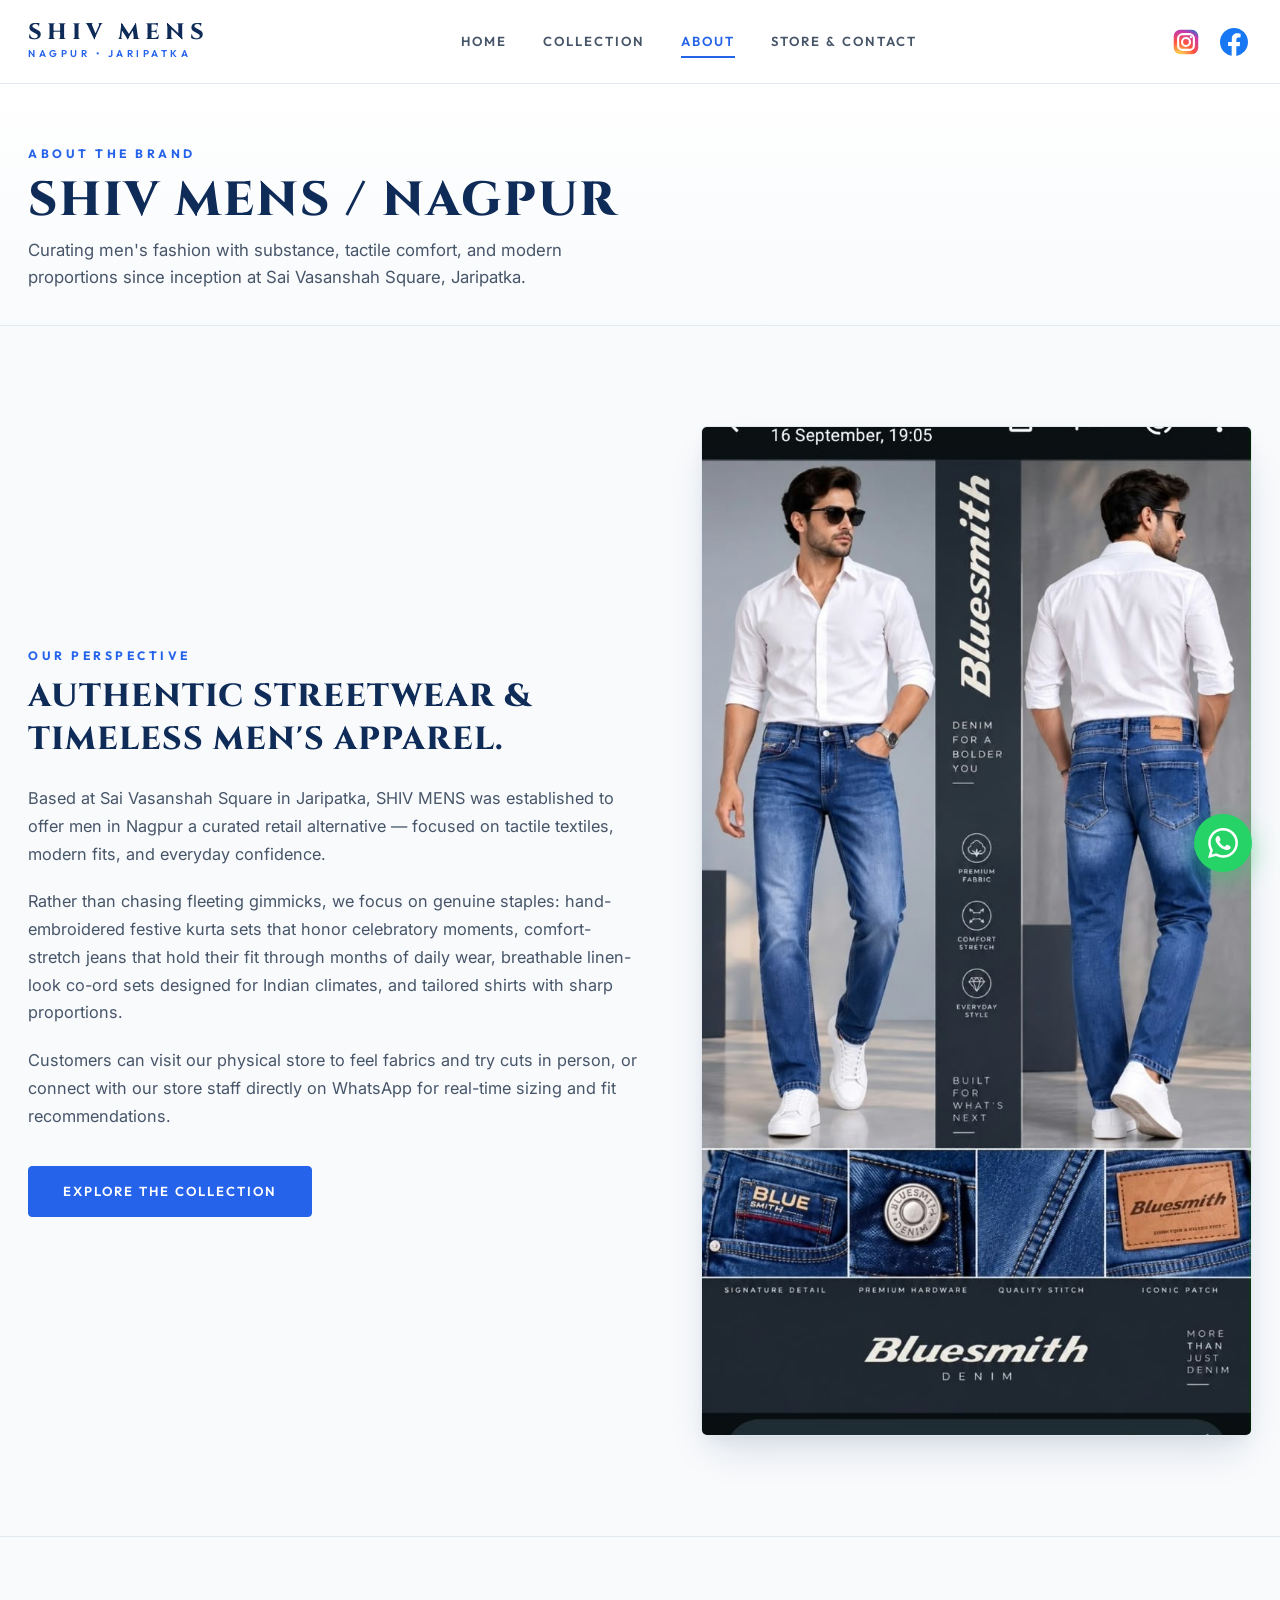
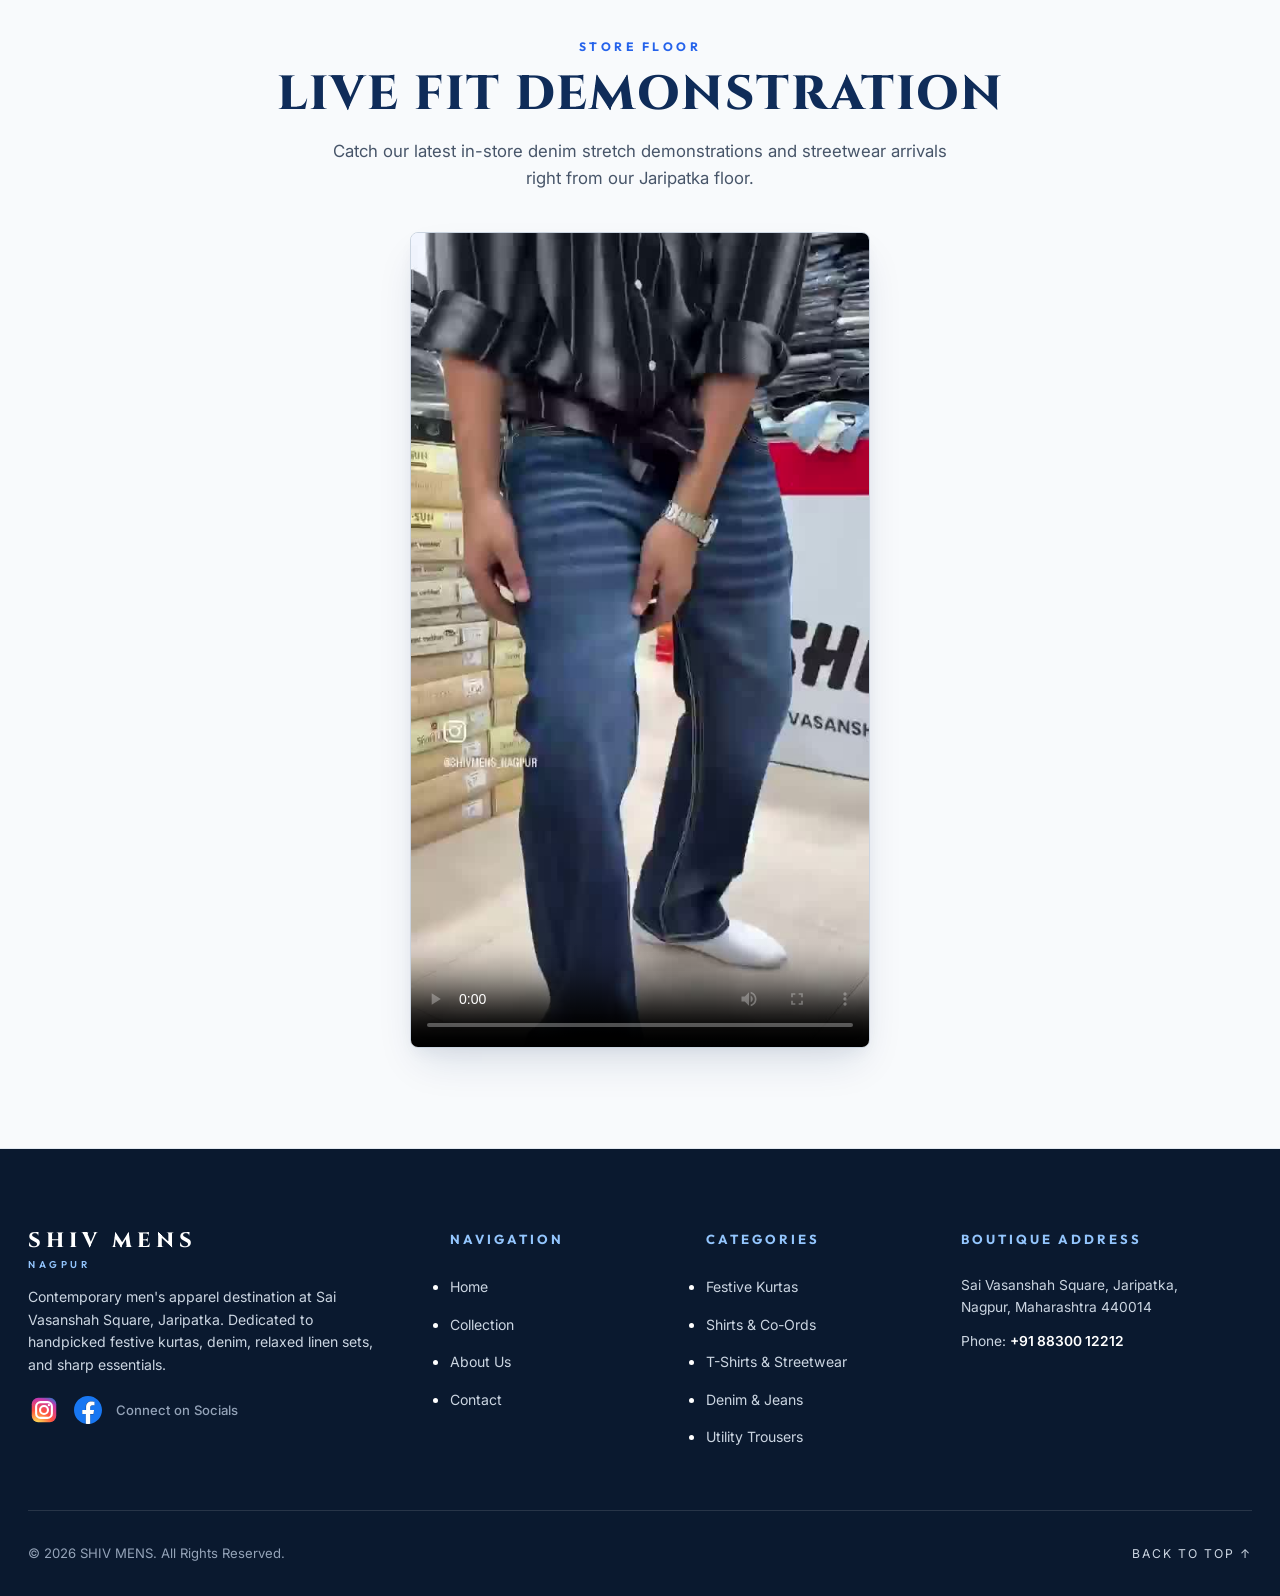
<file: about.html>
<!DOCTYPE html>
<html lang="en">
<head>
  <meta charset="UTF-8">
  <meta name="viewport" content="width=device-width, initial-scale=1.0">
  <title>About Us — SHIV MENS | Nagpur Boutique</title>
  <meta name="description" content="Discover SHIV MENS, our contemporary men's fashion boutique in Jaripatka, Nagpur, specializing in festive kurtas, comfort-stretch denim, linen sets, and streetwear.">
  
  <meta property="og:type" content="website">
  <meta property="og:title" content="About SHIV MENS — Men's Fashion Boutique">
  <meta property="og:description" content="Contemporary men's apparel at Sai Vasanshah Square, Jaripatka, Nagpur.">
  <meta property="og:image" content="assets/images/editorial/linen-collection-flatlay.jpg">
  
  <link rel="icon" type="image/svg+xml" href="assets/brand/favicon.svg">
  <link rel="stylesheet" href="css/style.css">
  <link rel="stylesheet" href="css/responsive.css">
</head>
<body>

  <!-- Sticky Header -->
  <header class="site-header" id="siteHeader">
    <div class="container nav-wrapper">
      
      <!-- Brand Wordmark -->
      <a href="index.html" class="brand-logo" aria-label="SHIV MENS Homepage">
        <span class="brand-name">SHIV MENS</span>
        <span class="brand-sub">NAGPUR • JARIPATKA</span>
      </a>

      <!-- Desktop Navigation -->
      <nav class="main-nav" aria-label="Primary Navigation">
        <a href="index.html" class="nav-link">Home</a>
        <a href="collection.html" class="nav-link">Collection</a>
        <a href="about.html" class="nav-link active">About</a>
        <a href="contact.html" class="nav-link">Store & Contact</a>
      </nav>

      <!-- Header Actions (Social Icons) -->
      <div class="header-actions">
        <a href="https://www.instagram.com/shivmens_nagpur" target="_blank" rel="noopener noreferrer" class="header-social-icon js-instagram-link" aria-label="Instagram" title="Follow @shivmens_nagpur on Instagram">
          <img src="assets/icons/instagram.svg" alt="Instagram" width="28" height="28">
        </a>
        <a href="https://www.facebook.com/shivmens_nagpur" target="_blank" rel="noopener noreferrer" class="header-social-icon js-facebook-link" aria-label="Facebook" title="Follow shivmens_nagpur on Facebook">
          <img src="assets/icons/facebook.svg" alt="Facebook" width="28" height="28">
        </a>

        <!-- Mobile Menu Button -->
        <button class="mobile-nav-toggle" aria-label="Open Navigation">
          <svg viewBox="0 0 24 24" fill="none" stroke="currentColor" stroke-width="2"><line x1="3" y1="12" x2="21" y2="12"></line><line x1="3" y1="6" x2="21" y2="6"></line><line x1="3" y1="18" x2="21" y2="18"></line></svg>
        </button>
      </div>

    </div>
  </header>

  <!-- Mobile Drawer -->
  <aside class="mobile-drawer" id="mobileDrawer">
    <div class="mobile-drawer-header">
      <div>
        <span class="brand-name" style="font-size: 1.25rem;">SHIV MENS</span>
        <span class="brand-sub" style="display: block; font-size: 0.6rem;">NAGPUR</span>
      </div>
      <button class="drawer-close-btn" aria-label="Close Navigation">
        <svg viewBox="0 0 24 24" fill="none" stroke="currentColor" stroke-width="2"><line x1="18" y1="6" x2="6" y2="18"></line><line x1="6" y1="6" x2="18" y2="18"></line></svg>
      </button>
    </div>
    <nav class="mobile-drawer-nav">
      <a href="index.html" class="mobile-nav-item">Home</a>
      <a href="collection.html" class="mobile-nav-item">Collection</a>
      <a href="about.html" class="mobile-nav-item active">About</a>
      <a href="contact.html" class="mobile-nav-item">Store & Contact</a>
    </nav>
    <div class="mobile-drawer-footer">
      <p><strong>Sai Vasanshah Square, Jaripatka</strong></p>
      <p>Nagpur, Maharashtra 440014</p>
      <p>Direct: +91 88300 12212</p>
      <div style="margin-top: 14px; display: flex; align-items: center; gap: 10px;">
        <span style="font-size: 0.8rem; color: var(--text-muted); font-weight: 600; text-transform: uppercase;">Follow:</span>
        <a href="https://www.instagram.com/shivmens_nagpur" target="_blank" rel="noopener noreferrer" class="header-social-icon js-instagram-link" aria-label="Instagram" title="Instagram">
          <img src="assets/icons/instagram.svg" alt="Instagram" width="26" height="26">
        </a>
        <a href="https://www.facebook.com/shivmens_nagpur" target="_blank" rel="noopener noreferrer" class="header-social-icon js-facebook-link" aria-label="Facebook" title="Facebook">
          <img src="assets/icons/facebook.svg" alt="Facebook" width="26" height="26">
        </a>
      </div>
    </div>
  </aside>
  <div class="drawer-backdrop"></div>

  <!-- Page Title Banner -->
  <section class="page-header-banner">
    <div class="container">
      <span class="eyebrow">ABOUT THE BRAND</span>
      <h1 class="heading-lg">SHIV MENS / NAGPUR</h1>
      <p class="subhead" style="margin-top: 8px;">
        Curating men's fashion with substance, tactile comfort, and modern proportions since inception at Sai Vasanshah Square, Jaripatka.
      </p>
    </div>
  </section>

  <!-- Story Section -->
  <section class="editorial-spread">
    <div class="container">
      <div class="spread-layout">
        
        <div>
          <span class="eyebrow">OUR PERSPECTIVE</span>
          <h2 class="spread-quote" style="font-size: 2rem;">
            AUTHENTIC STREETWEAR & TIMELESS MEN'S APPAREL.
          </h2>
          <p class="spread-text">
            Based at Sai Vasanshah Square in Jaripatka, SHIV MENS was established to offer men in Nagpur a curated retail alternative — focused on tactile textiles, modern fits, and everyday confidence.
          </p>
          <p class="spread-text">
            Rather than chasing fleeting gimmicks, we focus on genuine staples: hand-embroidered festive kurta sets that honor celebratory moments, comfort-stretch jeans that hold their fit through months of daily wear, breathable linen-look co-ord sets designed for Indian climates, and tailored shirts with sharp proportions.
          </p>
          <p class="spread-text">
            Customers can visit our physical store to feel fabrics and try cuts in person, or connect with our store staff directly on WhatsApp for real-time sizing and fit recommendations.
          </p>
          
          <div style="margin-top: 36px;">
            <a href="collection.html" class="btn btn-blue">
              <span>EXPLORE THE COLLECTION</span>
            </a>
          </div>
        </div>

        <div style="display: grid; grid-template-columns: 1fr; gap: 20px;">
          <img src="assets/images/editorial/denim-poster-classic.jpg" alt="Bluesmith Denim Lookbook" style="width: 100%; border-radius: 6px; border: 1px solid var(--border-subtle); box-shadow: var(--shadow-elevation);">
        </div>

      </div>
    </div>
  </section>

  <!-- Video Atelier Section -->
  <section class="categories-lookbook" style="background-color: var(--bg-primary);">
    <div class="container container-narrow" style="text-align: center;">
      <span class="eyebrow">STORE FLOOR</span>
      <h2 class="heading-lg" style="margin-bottom: 16px;">LIVE FIT DEMONSTRATION</h2>
      <p class="subhead" style="margin: 0 auto 40px;">
        Catch our latest in-store denim stretch demonstrations and streetwear arrivals right from our Jaripatka floor.
      </p>

      <div style="position: relative; max-width: 460px; margin: 0 auto; border: 1px solid var(--border-medium); box-shadow: var(--shadow-elevation); overflow: hidden; background: #FFFFFF; border-radius: 8px;">
        <video controls playsinline preload="metadata" poster="assets/videos/posters/denim-fit-poster.jpg" style="width: 100%; display: block;">
          <source src="assets/videos/denim-fit-reel.mp4" type="video/mp4">
          Your browser does not support HTML5 video.
        </video>
      </div>
    </div>
  </section>

  <!-- Site Footer -->
  <footer class="site-footer">
    <div class="container">
      <div class="footer-columns-row">
        <div>
          <span class="brand-name" style="font-size: 1.3rem; color: #FFFFFF;">SHIV MENS</span>
          <span class="brand-sub" style="display: block; margin-top: 2px; color: #93C5FD;">NAGPUR</span>
          <p style="font-size: 0.88rem; color: #CBD5E1; line-height: 1.6; margin-top: 14px; max-width: 360px;">
            Contemporary men's apparel destination at Sai Vasanshah Square, Jaripatka. Dedicated to handpicked festive kurtas, denim, relaxed linen sets, and sharp essentials.
          </p>
          <div style="margin-top: 18px; display: flex; align-items: center; gap: 12px;">
            <a href="https://www.instagram.com/shivmens_nagpur" target="_blank" rel="noopener noreferrer" class="footer-social-icon js-instagram-link" aria-label="Instagram" title="Follow @shivmens_nagpur on Instagram">
              <img src="assets/icons/instagram.svg" alt="Instagram" width="28" height="28">
            </a>
            <a href="https://www.facebook.com/shivmens_nagpur" target="_blank" rel="noopener noreferrer" class="footer-social-icon js-facebook-link" aria-label="Facebook" title="Follow shivmens_nagpur on Facebook">
              <img src="assets/icons/facebook.svg" alt="Facebook" width="28" height="28">
            </a>
            <span style="font-size: 0.82rem; color: #94A3B8; font-weight: 500;">Connect on Socials</span>
          </div>
        </div>
        <div>
          <h4 class="footer-col-head">Navigation</h4>
          <ul class="footer-links-list">
            <li><a href="index.html" class="footer-nav-link">Home</a></li>
            <li><a href="collection.html" class="footer-nav-link">Collection</a></li>
            <li><a href="about.html" class="footer-nav-link">About Us</a></li>
            <li><a href="contact.html" class="footer-nav-link">Contact</a></li>
          </ul>
        </div>
        <div>
          <h4 class="footer-col-head">Categories</h4>
          <ul class="footer-links-list">
            <li><a href="collection.html?category=ethnic" class="footer-nav-link">Festive Kurtas</a></li>
            <li><a href="collection.html?category=shirts" class="footer-nav-link">Shirts & Co-Ords</a></li>
            <li><a href="collection.html?category=tshirts" class="footer-nav-link">T-Shirts & Streetwear</a></li>
            <li><a href="collection.html?category=denim" class="footer-nav-link">Denim & Jeans</a></li>
            <li><a href="collection.html?category=trousers" class="footer-nav-link">Utility Trousers</a></li>
          </ul>
        </div>
        <div>
          <h4 class="footer-col-head">Boutique Address</h4>
          <p style="font-size: 0.86rem; color: #CBD5E1; line-height: 1.6; margin-bottom: 12px;">
            Sai Vasanshah Square, Jaripatka,<br>
            Nagpur, Maharashtra 440014
          </p>
          <p style="font-size: 0.86rem; color: #CBD5E1;">
            Phone: <a href="tel:+918830012212" class="js-phone-link" style="color: #FFFFFF; font-weight: 600;">+91 88300 12212</a>
          </p>
        </div>
      </div>
      <div class="footer-bottom-bar">
        <div>© <span class="js-current-year">2026</span> SHIV MENS. All Rights Reserved.</div>
        <a href="#siteHeader" class="back-to-top-btn">Back to top ↑</a>
      </div>
    </div>
  </footer>

  <!-- WhatsApp Floating Button -->
  <a href="https://wa.me/918830012212?text=Hi%20SHIV%20MENS%2C%20I%20would%20like%20to%20know%20more%20about%20your%20collection." target="_blank" rel="noopener noreferrer" class="whatsapp-float-btn js-whatsapp-link" aria-label="WhatsApp">
    <svg viewBox="0 0 24 24">
      <path d="M17.472 14.382c-.297-.149-1.758-.867-2.03-.967-.273-.099-.471-.148-.67.15-.197.297-.767.966-.94 1.164-.173.199-.347.223-.644.075-.297-.15-1.255-.463-2.39-1.475-.883-.788-1.48-1.761-1.653-2.059-.173-.297-.018-.458.13-.606.134-.133.298-.347.446-.52.149-.174.198-.298.298-.497.099-.198.05-.371-.025-.52-.075-.149-.669-1.612-.916-2.207-.242-.579-.487-.5-.669-.51-.173-.008-.371-.01-.57-.01-.198 0-.52.074-.792.372-.272.297-1.04 1.016-1.04 2.479 0 1.462 1.065 2.875 1.213 3.074.149.198 2.096 3.2 5.077 4.487.709.306 1.262.489 1.694.625.712.227 1.36.195 1.871.118.571-.085 1.758-.719 2.006-1.413.248-.694.248-1.289.173-1.413-.074-.124-.272-.198-.57-.347m-5.421 7.403h-.004a9.87 9.87 0 01-5.031-1.378l-.361-.214-3.741.982.998-3.648-.235-.374a9.86 9.86 0 01-1.51-5.26c.001-5.45 4.436-9.884 9.888-9.884 2.64 0 5.122 1.03 6.988 2.898a9.825 9.825 0 012.893 6.994c-.003 5.45-4.437 9.884-9.885 9.884m8.413-18.297A11.815 11.815 0 0012.05 0C5.495 0 .16 5.335.157 11.892c0 2.096.547 4.142 1.588 5.945L.057 24l6.305-1.654a11.882 11.882 0 005.683 1.448h.005c6.554 0 11.89-5.335 11.893-11.893a11.821 11.821 0 00-3.48-8.413Z"/>
    </svg>
  </a>

  <!-- Scripts -->
  <script src="js/config.js"></script>
  <script src="js/main.js"></script>
</body>
</html>
</file>
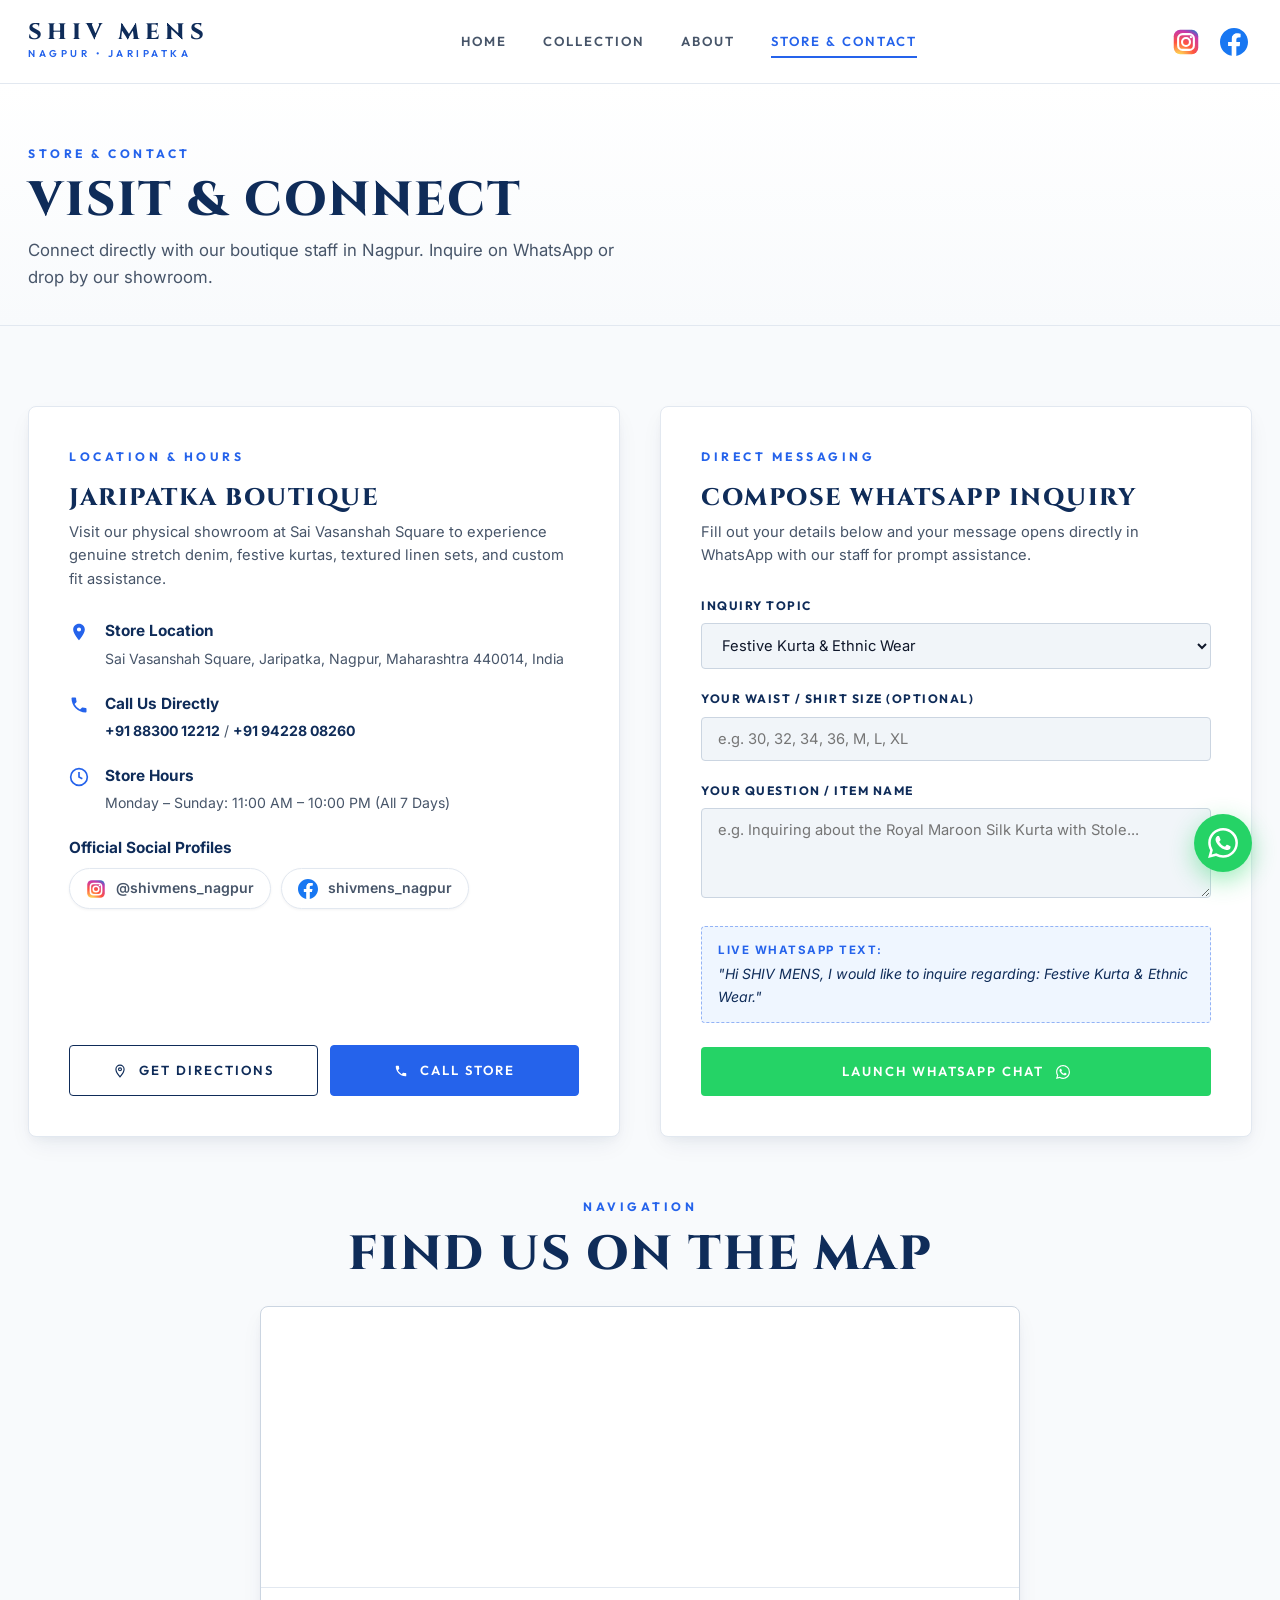
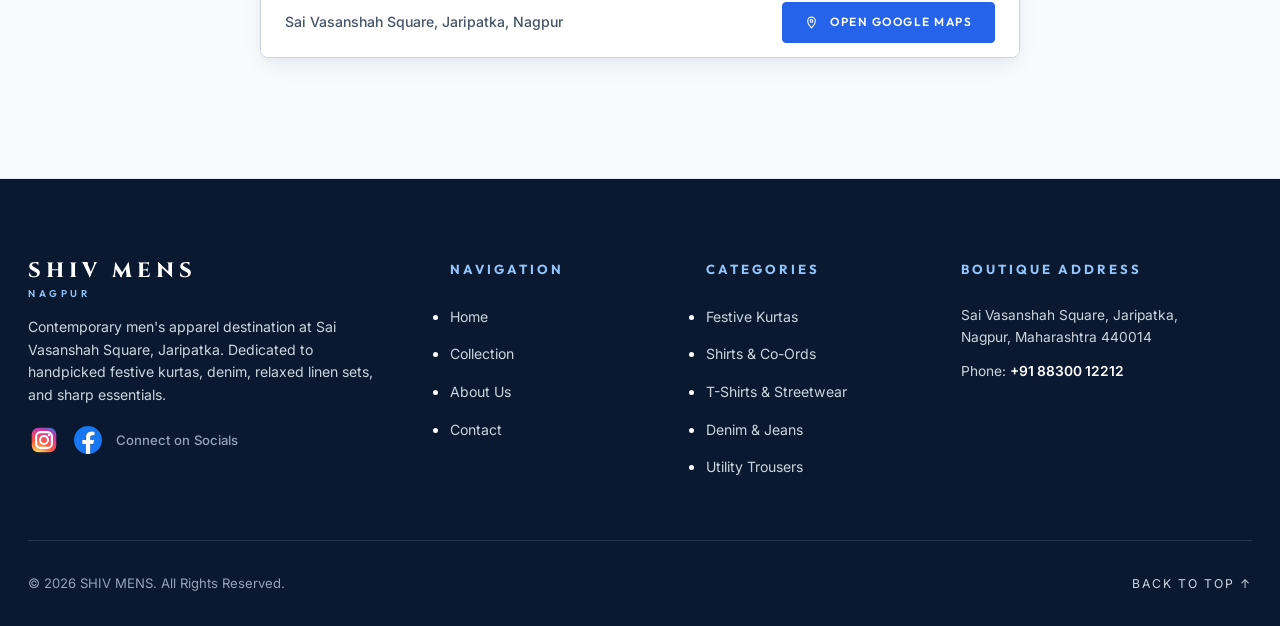
<file: contact.html>
<!DOCTYPE html>
<html lang="en">
<head>
  <meta charset="UTF-8">
  <meta name="viewport" content="width=device-width, initial-scale=1.0">
  <title>Store & Contact — SHIV MENS | Jaripatka, Nagpur</title>
  <meta name="description" content="Visit SHIV MENS at Sai Vasanshah Square, Jaripatka, Nagpur. Call +91 88300 12212, message us on WhatsApp, or get GPS driving directions.">
  
  <meta property="og:type" content="website">
  <meta property="og:title" content="Contact SHIV MENS — Store Location & WhatsApp">
  <meta property="og:description" content="Sai Vasanshah Square, Jaripatka, Nagpur. Open Monday–Sunday 11 AM – 10 PM.">
  <meta property="og:image" content="assets/images/editorial/denim-poster-classic.jpg">
  
  <link rel="icon" type="image/svg+xml" href="assets/brand/favicon.svg">
  <link rel="stylesheet" href="css/style.css">
  <link rel="stylesheet" href="css/responsive.css">
</head>
<body>

  <!-- Sticky Header -->
  <header class="site-header" id="siteHeader">
    <div class="container nav-wrapper">
      
      <!-- Brand Wordmark -->
      <a href="index.html" class="brand-logo" aria-label="SHIV MENS Homepage">
        <span class="brand-name">SHIV MENS</span>
        <span class="brand-sub">NAGPUR • JARIPATKA</span>
      </a>

      <!-- Desktop Navigation -->
      <nav class="main-nav" aria-label="Primary Navigation">
        <a href="index.html" class="nav-link">Home</a>
        <a href="collection.html" class="nav-link">Collection</a>
        <a href="about.html" class="nav-link">About</a>
        <a href="contact.html" class="nav-link active">Store & Contact</a>
      </nav>

      <!-- Header Actions (Social Icons) -->
      <div class="header-actions">
        <a href="https://www.instagram.com/shivmens_nagpur" target="_blank" rel="noopener noreferrer" class="header-social-icon js-instagram-link" aria-label="Instagram" title="Follow @shivmens_nagpur on Instagram">
          <img src="assets/icons/instagram.svg" alt="Instagram" width="28" height="28">
        </a>
        <a href="https://www.facebook.com/shivmens_nagpur" target="_blank" rel="noopener noreferrer" class="header-social-icon js-facebook-link" aria-label="Facebook" title="Follow shivmens_nagpur on Facebook">
          <img src="assets/icons/facebook.svg" alt="Facebook" width="28" height="28">
        </a>

        <!-- Mobile Menu Button -->
        <button class="mobile-nav-toggle" aria-label="Open Navigation">
          <svg viewBox="0 0 24 24" fill="none" stroke="currentColor" stroke-width="2"><line x1="3" y1="12" x2="21" y2="12"></line><line x1="3" y1="6" x2="21" y2="6"></line><line x1="3" y1="18" x2="21" y2="18"></line></svg>
        </button>
      </div>

    </div>
  </header>

  <!-- Mobile Drawer -->
  <aside class="mobile-drawer" id="mobileDrawer">
    <div class="mobile-drawer-header">
      <div>
        <span class="brand-name" style="font-size: 1.25rem;">SHIV MENS</span>
        <span class="brand-sub" style="display: block; font-size: 0.6rem;">NAGPUR</span>
      </div>
      <button class="drawer-close-btn" aria-label="Close Navigation">
        <svg viewBox="0 0 24 24" fill="none" stroke="currentColor" stroke-width="2"><line x1="18" y1="6" x2="6" y2="18"></line><line x1="6" y1="6" x2="18" y2="18"></line></svg>
      </button>
    </div>
    <nav class="mobile-drawer-nav">
      <a href="index.html" class="mobile-nav-item">Home</a>
      <a href="collection.html" class="mobile-nav-item">Collection</a>
      <a href="about.html" class="mobile-nav-item">About</a>
      <a href="contact.html" class="mobile-nav-item active">Store & Contact</a>
    </nav>
    <div class="mobile-drawer-footer">
      <p><strong>Sai Vasanshah Square, Jaripatka</strong></p>
      <p>Nagpur, Maharashtra 440014</p>
      <p>Direct: +91 88300 12212</p>
      <div style="margin-top: 14px; display: flex; align-items: center; gap: 10px;">
        <span style="font-size: 0.8rem; color: var(--text-muted); font-weight: 600; text-transform: uppercase;">Follow:</span>
        <a href="https://www.instagram.com/shivmens_nagpur" target="_blank" rel="noopener noreferrer" class="header-social-icon js-instagram-link" aria-label="Instagram" title="Instagram">
          <img src="assets/icons/instagram.svg" alt="Instagram" width="26" height="26">
        </a>
        <a href="https://www.facebook.com/shivmens_nagpur" target="_blank" rel="noopener noreferrer" class="header-social-icon js-facebook-link" aria-label="Facebook" title="Facebook">
          <img src="assets/icons/facebook.svg" alt="Facebook" width="26" height="26">
        </a>
      </div>
    </div>
  </aside>
  <div class="drawer-backdrop"></div>

  <!-- Page Header Banner -->
  <section class="page-header-banner">
    <div class="container">
      <span class="eyebrow">STORE & CONTACT</span>
      <h1 class="heading-lg">VISIT & CONNECT</h1>
      <p class="subhead" style="margin-top: 8px;">
        Connect directly with our boutique staff in Nagpur. Inquire on WhatsApp or drop by our showroom.
      </p>
    </div>
  </section>

  <!-- Main Store & Form Section -->
  <section style="padding: 80px 0 120px;">
    <div class="container">
      <div class="store-visit-grid">
        
        <!-- Left Column: Boutique Information Box -->
        <div class="store-info-box">
          <span class="eyebrow">LOCATION & HOURS</span>
          <h2 class="contact-box-title">JARIPATKA BOUTIQUE</h2>
          <p class="contact-box-desc">
            Visit our physical showroom at Sai Vasanshah Square to experience genuine stretch denim, festive kurtas, textured linen sets, and custom fit assistance.
          </p>

          <div class="store-detail-entry">
            <svg viewBox="0 0 24 24" fill="currentColor"><path d="M12 2C8.13 2 5 5.13 5 9c0 5.25 7 13 7 13s7-7.75 7-13c0-3.87-3.13-7-7-7zm0 9.5a2.5 2.5 0 0 1 0-5 2.5 2.5 0 0 1 0 5z"/></svg>
            <div>
              <strong>Store Location</strong>
              <span>Sai Vasanshah Square, Jaripatka, Nagpur, Maharashtra 440014, India</span>
            </div>
          </div>

          <div class="store-detail-entry">
            <svg viewBox="0 0 24 24" fill="currentColor"><path d="M6.62 10.79a15.053 15.053 0 0 0 6.59 6.59l2.2-2.2c.27-.27.67-.36 1.02-.24 1.12.37 2.33.57 3.57.57.55 0 1 .45 1 1V20c0 .55-.45 1-1 1-9.39 0-17-7.61-17-17 0-.55.45-1 1-1h3.5c.55 0 1 .45 1 1 0 1.25.2 2.45.57 3.57.11.35.03.74-.25 1.02l-2.2 2.2z"/></svg>
            <div>
              <strong>Call Us Directly</strong>
              <span><a href="tel:+918830012212" class="js-phone-link" style="color: var(--brand-blue); font-weight: 700;">+91 88300 12212</a> / <a href="tel:+919422808260" style="color: var(--brand-blue); font-weight: 700;">+91 94228 08260</a></span>
            </div>
          </div>

          <div class="store-detail-entry">
            <svg viewBox="0 0 24 24" fill="none" stroke="currentColor" stroke-width="2"><circle cx="12" cy="12" r="10"></circle><polyline points="12 6 12 12 16 14"></polyline></svg>
            <div>
              <strong>Store Hours</strong>
              <span>Monday – Sunday: 11:00 AM – 10:00 PM (All 7 Days)</span>
            </div>
          </div>

          <div class="store-detail-entry" style="align-items: flex-start;">
            <div style="flex: 1;">
              <strong style="display: block; margin-bottom: 8px;">Official Social Profiles</strong>
              <div style="display: flex; gap: 10px; flex-wrap: wrap;">
                <a href="https://www.instagram.com/shivmens_nagpur" target="_blank" rel="noopener noreferrer" class="social-pill-badge js-instagram-link" title="Follow @shivmens_nagpur on Instagram">
                  <img src="assets/icons/instagram.svg" alt="Instagram" width="20" height="20">
                  <span>@shivmens_nagpur</span>
                </a>
                <a href="https://www.facebook.com/shivmens_nagpur" target="_blank" rel="noopener noreferrer" class="social-pill-badge js-facebook-link" title="Follow shivmens_nagpur on Facebook">
                  <img src="assets/icons/facebook.svg" alt="Facebook" width="20" height="20">
                  <span>shivmens_nagpur</span>
                </a>
              </div>
            </div>
          </div>

          <div style="margin-top: auto; padding-top: 28px; display: flex; gap: 12px; flex-wrap: wrap;">
            <a href="https://www.google.com/maps/search/?api=1&query=Sai+Vasanshah+Square+Jaripatka+Nagpur" target="_blank" rel="noopener noreferrer" class="btn btn-outline" style="flex: 1; min-width: 170px; text-align: center; justify-content: center;">
              <svg viewBox="0 0 24 24" fill="none" stroke="currentColor" stroke-width="2" style="width: 14px; height: 14px;"><path d="M12 2C8.13 2 5 5.13 5 9c0 5.25 7 13 7 13s7-7.75 7-13c0-3.87-3.13-7-7-7z"></path><circle cx="12" cy="9" r="2.5"></circle></svg>
              <span>GET DIRECTIONS</span>
            </a>
            <a href="tel:+918830012212" class="btn btn-blue js-phone-link" style="flex: 1; min-width: 140px; text-align: center; justify-content: center;">
              <svg viewBox="0 0 24 24" fill="currentColor" style="width: 14px; height: 14px;"><path d="M6.62 10.79a15.053 15.053 0 0 0 6.59 6.59l2.2-2.2c.27-.27.67-.36 1.02-.24 1.12.37 2.33.57 3.57.57.55 0 1 .45 1 1V20c0 .55-.45 1-1 1-9.39 0-17-7.61-17-17 0-.55.45-1 1-1h3.5c.55 0 1 .45 1 1 0 1.25.2 2.45.57 3.57.11.35.03.74-.25 1.02l-2.2 2.2z"/></svg>
              <span>CALL STORE</span>
            </a>
          </div>
        </div>

        <!-- Right Column: Interactive WhatsApp Message Builder Box -->
        <div class="wa-builder-box">
          <span class="eyebrow">DIRECT MESSAGING</span>
          <h2 class="contact-box-title">COMPOSE WHATSAPP INQUIRY</h2>
          <p class="contact-box-desc">
            Fill out your details below and your message opens directly in WhatsApp with our staff for prompt assistance.
          </p>

          <form id="whatsappBuilderForm">
            <div class="form-group-item">
              <label for="inquiryTopic">Inquiry Topic</label>
              <select id="inquiryTopic" class="form-select-elem">
                <option value="Festive Kurta & Ethnic Wear">Festive Kurta & Ethnic Wear</option>
                <option value="Denim Size & Fit Availability">Denim Size & Fit Availability</option>
                <option value="Linen Co-Ord Sets">Linen Co-Ord Sets</option>
                <option value="Tailored Shirts & Casuals">Tailored Shirts & Casuals</option>
                <option value="Graphic T-Shirts & Streetwear">Graphic T-Shirts & Streetwear</option>
                <option value="Store Visit & Navigation Assistance">Store Visit & Directions</option>
              </select>
            </div>

            <div class="form-group-item">
              <label for="inquirySize">Your Waist / Shirt Size (Optional)</label>
              <input type="text" id="inquirySize" class="form-input-elem" placeholder="e.g. 30, 32, 34, 36, M, L, XL">
            </div>

            <div class="form-group-item">
              <label for="inquiryNotes">Your Question / Item Name</label>
              <textarea id="inquiryNotes" class="form-textarea-elem" placeholder="e.g. Inquiring about the Royal Maroon Silk Kurta with Stole..."></textarea>
            </div>

            <div class="msg-live-preview">
              <div class="msg-preview-label">Live WhatsApp Text:</div>
              <div id="builderPreviewText" class="msg-preview-text">"Hi SHIV MENS, I would like to inquire..."</div>
            </div>

            <a href="#" id="sendWhatsAppBtn" target="_blank" rel="noopener noreferrer" class="btn btn-wa-direct" style="width: 100%;">
              <span>LAUNCH WHATSAPP CHAT</span>
              <svg viewBox="0 0 24 24" fill="currentColor" style="width: 14px; height: 14px;"><path d="M17.472 14.382c-.297-.149-1.758-.867-2.03-.967-.273-.099-.471-.148-.67.15-.197.297-.767.966-.94 1.164-.173.199-.347.223-.644.075-.297-.15-1.255-.463-2.39-1.475-.883-.788-1.48-1.761-1.653-2.059-.173-.297-.018-.458.13-.606.134-.133.298-.347.446-.52.149-.174.198-.298.298-.497.099-.198.05-.371-.025-.52-.075-.149-.669-1.612-.916-2.207-.242-.579-.487-.5-.669-.51-.173-.008-.371-.01-.57-.01-.198 0-.52.074-.792.372-.272.297-1.04 1.016-1.04 2.479 0 1.462 1.065 2.875 1.213 3.074.149.198 2.096 3.2 5.077 4.487.709.306 1.262.489 1.694.625.712.227 1.36.195 1.871.118.571-.085 1.758-.719 2.006-1.413.248-.694.248-1.289.173-1.413-.074-.124-.272-.198-.57-.347m-5.421 7.403h-.004a9.87 9.87 0 01-5.031-1.378l-.361-.214-3.741.982.998-3.648-.235-.374a9.86 9.86 0 01-1.51-5.26c.001-5.45 4.436-9.884 9.888-9.884 2.64 0 5.122 1.03 6.988 2.898a9.825 9.825 0 012.893 6.994c-.003 5.45-4.437 9.884-9.885 9.884m8.413-18.297A11.815 11.815 0 0012.05 0C5.495 0 .16 5.335.157 11.892c0 2.096.547 4.142 1.588 5.945L.057 24l6.305-1.654a11.882 11.882 0 005.683 1.448h.005c6.554 0 11.89-5.335 11.893-11.893a11.821 11.821 0 00-3.48-8.413Z"/></svg>
            </a>
          </form>
        </div>
      </div>
      
      <!-- Google Maps Frame -->
      <div class="store-map-wrapper">
        <span class="eyebrow" style="text-align: center; display: block;">NAVIGATION</span>
        <h2 class="heading-lg" style="text-align: center; margin-bottom: 24px;">FIND US ON THE MAP</h2>
        
        <div class="store-map-container">
          <iframe 
            class="store-map-iframe"
            src="https://maps.google.com/maps?q=Sai+Vasanshah+Square,+Jaripatka,+Nagpur,+Maharashtra+440014&t=&z=16&ie=UTF8&iwloc=&output=embed" 
            loading="lazy" 
            title="SHIV MENS Store Location Map"
            allowfullscreen>
          </iframe>
          <div class="store-map-actions">
            <span style="font-size: 0.88rem; color: var(--text-secondary); font-weight: 500;">Sai Vasanshah Square, Jaripatka, Nagpur</span>
            <a href="https://www.google.com/maps/search/?api=1&query=Sai+Vasanshah+Square+Jaripatka+Nagpur" target="_blank" rel="noopener noreferrer" class="btn btn-blue btn-sm">
              <svg viewBox="0 0 24 24" fill="none" stroke="currentColor" stroke-width="2" style="width: 13px; height: 13px;"><path d="M12 2C8.13 2 5 5.13 5 9c0 5.25 7 13 7 13s7-7.75 7-13c0-3.87-3.13-7-7-7z"></path><circle cx="12" cy="9" r="2.5"></circle></svg>
              <span>OPEN GOOGLE MAPS</span>
            </a>
          </div>
        </div>
      </div>

    </div>
  </section>

  <!-- Site Footer -->
  <footer class="site-footer">
    <div class="container">
      <div class="footer-columns-row">
        <div>
          <span class="brand-name" style="font-size: 1.3rem; color: #FFFFFF;">SHIV MENS</span>
          <span class="brand-sub" style="display: block; margin-top: 2px; color: #93C5FD;">NAGPUR</span>
          <p style="font-size: 0.88rem; color: #CBD5E1; line-height: 1.6; margin-top: 14px; max-width: 360px;">
            Contemporary men's apparel destination at Sai Vasanshah Square, Jaripatka. Dedicated to handpicked festive kurtas, denim, relaxed linen sets, and sharp essentials.
          </p>
          <div style="margin-top: 18px; display: flex; align-items: center; gap: 12px;">
            <a href="https://www.instagram.com/shivmens_nagpur" target="_blank" rel="noopener noreferrer" class="footer-social-icon js-instagram-link" aria-label="Instagram" title="Follow @shivmens_nagpur on Instagram">
              <img src="assets/icons/instagram.svg" alt="Instagram" width="28" height="28">
            </a>
            <a href="https://www.facebook.com/shivmens_nagpur" target="_blank" rel="noopener noreferrer" class="footer-social-icon js-facebook-link" aria-label="Facebook" title="Follow shivmens_nagpur on Facebook">
              <img src="assets/icons/facebook.svg" alt="Facebook" width="28" height="28">
            </a>
            <span style="font-size: 0.82rem; color: #94A3B8; font-weight: 500;">Connect on Socials</span>
          </div>
        </div>
        <div>
          <h4 class="footer-col-head">Navigation</h4>
          <ul class="footer-links-list">
            <li><a href="index.html" class="footer-nav-link">Home</a></li>
            <li><a href="collection.html" class="footer-nav-link">Collection</a></li>
            <li><a href="about.html" class="footer-nav-link">About Us</a></li>
            <li><a href="contact.html" class="footer-nav-link">Contact</a></li>
          </ul>
        </div>
        <div>
          <h4 class="footer-col-head">Categories</h4>
          <ul class="footer-links-list">
            <li><a href="collection.html?category=ethnic" class="footer-nav-link">Festive Kurtas</a></li>
            <li><a href="collection.html?category=shirts" class="footer-nav-link">Shirts & Co-Ords</a></li>
            <li><a href="collection.html?category=tshirts" class="footer-nav-link">T-Shirts & Streetwear</a></li>
            <li><a href="collection.html?category=denim" class="footer-nav-link">Denim & Jeans</a></li>
            <li><a href="collection.html?category=trousers" class="footer-nav-link">Utility Trousers</a></li>
          </ul>
        </div>
        <div>
          <h4 class="footer-col-head">Boutique Address</h4>
          <p style="font-size: 0.86rem; color: #CBD5E1; line-height: 1.6; margin-bottom: 12px;">
            Sai Vasanshah Square, Jaripatka,<br>
            Nagpur, Maharashtra 440014
          </p>
          <p style="font-size: 0.86rem; color: #CBD5E1;">
            Phone: <a href="tel:+918830012212" class="js-phone-link" style="color: #FFFFFF; font-weight: 600;">+91 88300 12212</a>
          </p>
        </div>
      </div>
      <div class="footer-bottom-bar">
        <div>© <span class="js-current-year">2026</span> SHIV MENS. All Rights Reserved.</div>
        <a href="#siteHeader" class="back-to-top-btn">Back to top ↑</a>
      </div>
    </div>
  </footer>

  <!-- WhatsApp Floating Button -->
  <a href="https://wa.me/918830012212?text=Hi%20SHIV%20MENS%2C%20I%20would%20like%20to%20know%20more%20about%20your%20collection." target="_blank" rel="noopener noreferrer" class="whatsapp-float-btn js-whatsapp-link" aria-label="WhatsApp">
    <svg viewBox="0 0 24 24">
      <path d="M17.472 14.382c-.297-.149-1.758-.867-2.03-.967-.273-.099-.471-.148-.67.15-.197.297-.767.966-.94 1.164-.173.199-.347.223-.644.075-.297-.15-1.255-.463-2.39-1.475-.883-.788-1.48-1.761-1.653-2.059-.173-.297-.018-.458.13-.606.134-.133.298-.347.446-.52.149-.174.198-.298.298-.497.099-.198.05-.371-.025-.52-.075-.149-.669-1.612-.916-2.207-.242-.579-.487-.5-.669-.51-.173-.008-.371-.01-.57-.01-.198 0-.52.074-.792.372-.272.297-1.04 1.016-1.04 2.479 0 1.462 1.065 2.875 1.213 3.074.149.198 2.096 3.2 5.077 4.487.709.306 1.262.489 1.694.625.712.227 1.36.195 1.871.118.571-.085 1.758-.719 2.006-1.413.248-.694.248-1.289.173-1.413-.074-.124-.272-.198-.57-.347m-5.421 7.403h-.004a9.87 9.87 0 01-5.031-1.378l-.361-.214-3.741.982.998-3.648-.235-.374a9.86 9.86 0 01-1.51-5.26c.001-5.45 4.436-9.884 9.888-9.884 2.64 0 5.122 1.03 6.988 2.898a9.825 9.825 0 012.893 6.994c-.003 5.45-4.437 9.884-9.885 9.884m8.413-18.297A11.815 11.815 0 0012.05 0C5.495 0 .16 5.335.157 11.892c0 2.096.547 4.142 1.588 5.945L.057 24l6.305-1.654a11.882 11.882 0 005.683 1.448h.005c6.554 0 11.89-5.335 11.893-11.893a11.821 11.821 0 00-3.48-8.413Z"/>
    </svg>
  </a>

  <!-- Scripts -->
  <script src="js/config.js"></script>
  <script src="js/main.js"></script>
  <script src="js/collection.js"></script>
</body>
</html>
</file>
<file: css/style.css>
/* ==========================================================================
   SHIV MENS — Contemporary Men's Fashion
   Light Royal Blue Theme Design System
   Refined, Prestigious, Crisp Editorial Aesthetics
   ========================================================================== */

@import url('https://fonts.googleapis.com/css2?family=Cinzel:wght@600;700;800;900&family=Inter:wght@300;400;500;600;700&family=Outfit:wght@300;400;500;600;700;800&display=swap');

:root {
  /* Crisp Light Theme Canvas */
  --bg-primary: #F8FAFC;
  --bg-surface: #FFFFFF;
  --bg-surface-elevated: #F1F5F9;
  --bg-subtle: #E2E8F0;
  --bg-card: #FFFFFF;

  /* Blue Color Palette (Prestigious Royal, Sapphire & Ice Blue) */
  --brand-navy: #0A192F;
  --brand-blue: #0F2C59;
  --brand-blue-mid: #1E3A8A;
  --accent-blue: #2563EB;
  --accent-blue-hover: #1D4ED8;
  --accent-blue-light: #3B82F6;
  --bg-blue-tint: #EFF6FF;
  --bg-blue-soft: #DBEAFE;
  --bg-blue-subtle: #E0E7FF;

  /* Text Contrast System */
  --text-primary: #0F172A;
  --text-secondary: #475569;
  --text-muted: #64748B;
  --text-light: #FFFFFF;
  --text-blue: #1D4ED8;
  --text-offwhite: #E2E8F0;

  /* Luxury Accents */
  --accent-tan: #B48A3C;
  --accent-tan-light: #D4AF37;
  --accent-crimson: #DC2626;
  --accent-wa: #25D366;

  /* Borders */
  --border-subtle: #E2E8F0;
  --border-medium: #CBD5E1;
  --border-blue: rgba(37, 99, 235, 0.22);
  --border-blue-strong: rgba(37, 99, 235, 0.45);
  --border-tan: rgba(180, 138, 60, 0.35);

  /* Shadows */
  --shadow-subtle: 0 2px 8px rgba(15, 23, 42, 0.05), 0 1px 2px rgba(15, 23, 42, 0.04);
  --shadow-card: 0 10px 25px -5px rgba(15, 44, 89, 0.08), 0 4px 10px -2px rgba(15, 44, 89, 0.04);
  --shadow-elevation: 0 20px 40px -10px rgba(15, 44, 89, 0.14), 0 8px 16px -4px rgba(15, 44, 89, 0.06);
  --shadow-blue-glow: 0 8px 24px rgba(37, 99, 235, 0.25);

  /* Typography */
  --font-display: 'Cinzel', -apple-system, Georgia, serif;
  --font-sans: 'Inter', -apple-system, BlinkMacSystemFont, 'Segoe UI', Roboto, sans-serif;
  --font-modern: 'Outfit', 'Inter', -apple-system, sans-serif;

  /* Layout */
  --container-max: 1360px;
  --header-height: 84px;

  /* Transitions */
  --ease-out: cubic-bezier(0.16, 1, 0.3, 1);
  --duration-fast: 0.2s;
  --duration-normal: 0.35s;
}

/* Reset */
*, *::before, *::after {
  box-sizing: border-box;
  margin: 0;
  padding: 0;
}

html {
  font-size: 16px;
  scroll-behavior: smooth;
  -webkit-font-smoothing: antialiased;
  -moz-osx-font-smoothing: grayscale;
}

body {
  font-family: var(--font-sans);
  background-color: var(--bg-primary);
  color: var(--text-primary);
  line-height: 1.6;
  overflow-x: hidden;
  min-height: 100vh;
  display: flex;
  flex-direction: column;
}

img, video {
  max-width: 100%;
  height: auto;
  display: block;
}

a {
  color: inherit;
  text-decoration: none;
  transition: color var(--duration-fast) var(--ease-out);
}

button {
  font-family: inherit;
  cursor: pointer;
  border: none;
  background: none;
}

.container {
  width: 100%;
  max-width: var(--container-max);
  margin-left: auto;
  margin-right: auto;
  padding-left: 28px;
  padding-right: 28px;
}

.container-narrow {
  max-width: 1000px;
}

/* ==========================================================================
   Header & Navigation (Light Crisp Background with Royal Blue Wordmark)
   ========================================================================== */
.site-header {
  position: sticky;
  top: 0;
  left: 0;
  width: 100%;
  height: var(--header-height);
  background-color: rgba(255, 255, 255, 0.96);
  backdrop-filter: blur(20px);
  -webkit-backdrop-filter: blur(20px);
  border-bottom: 1px solid var(--border-subtle);
  z-index: 100;
  transition: all var(--duration-normal) var(--ease-out);
}

.site-header.scrolled {
  background-color: #FFFFFF;
  border-bottom-color: var(--border-medium);
  box-shadow: var(--shadow-subtle);
}

.nav-wrapper {
  display: flex;
  align-items: center;
  justify-content: space-between;
  height: 100%;
}

/* Brand Wordmark */
.brand-logo {
  display: flex;
  flex-direction: column;
  gap: 2px;
}

.brand-name {
  font-family: var(--font-display);
  font-size: 1.4rem;
  font-weight: 800;
  letter-spacing: 5px;
  color: var(--brand-blue);
  text-transform: uppercase;
  line-height: 1;
}

.brand-sub {
  font-family: var(--font-modern);
  font-size: 0.62rem;
  font-weight: 600;
  letter-spacing: 3.5px;
  text-transform: uppercase;
  color: var(--accent-blue);
}

/* Main Navigation */
.main-nav {
  display: flex;
  align-items: center;
  gap: 36px;
}

.nav-link {
  font-family: var(--font-modern);
  font-size: 0.82rem;
  font-weight: 600;
  letter-spacing: 2px;
  text-transform: uppercase;
  color: var(--text-secondary);
  position: relative;
  padding: 6px 0;
  transition: color var(--duration-fast) var(--ease-out);
}

.nav-link::after {
  content: '';
  position: absolute;
  bottom: 0;
  left: 0;
  width: 0%;
  height: 2px;
  background-color: var(--accent-blue);
  transition: width var(--duration-normal) var(--ease-out);
}

.nav-link:hover,
.nav-link.active {
  color: var(--accent-blue);
}

.nav-link:hover::after,
.nav-link.active::after {
  width: 100%;
}

/* Header Social Icons */
.header-actions {
  display: flex;
  align-items: center;
  gap: 12px;
}

.header-social-icon {
  display: inline-flex;
  align-items: center;
  justify-content: center;
  width: 36px;
  height: 36px;
  border-radius: 50%;
  background-color: transparent;
  border: none;
  transition: transform var(--duration-fast) var(--ease-out), filter var(--duration-fast) var(--ease-out);
  text-decoration: none;
  cursor: pointer;
  padding: 0;
}

.header-social-icon:hover {
  transform: translateY(-2px) scale(1.1);
}

.header-social-icon img,
.header-social-icon svg {
  width: 28px;
  height: 28px;
  display: block;
}

.header-social-icon.js-instagram-link:hover img,
.header-social-icon.js-instagram-link:hover svg {
  filter: drop-shadow(0 4px 10px rgba(214, 36, 159, 0.45));
}

.header-social-icon.js-facebook-link:hover img,
.header-social-icon.js-facebook-link:hover svg {
  filter: drop-shadow(0 4px 10px rgba(24, 119, 242, 0.45));
}

/* Footer & Mobile Social Badges */
.footer-social-icon {
  display: inline-flex;
  align-items: center;
  justify-content: center;
  width: 32px;
  height: 32px;
  border-radius: 50%;
  background: transparent;
  transition: transform var(--duration-fast) var(--ease-out), filter var(--duration-fast) var(--ease-out);
  text-decoration: none;
}

.footer-social-icon:hover {
  transform: translateY(-2px) scale(1.12);
}

.footer-social-icon.js-instagram-link:hover img {
  filter: drop-shadow(0 4px 12px rgba(214, 36, 159, 0.65));
}

.footer-social-icon.js-facebook-link:hover img {
  filter: drop-shadow(0 4px 12px rgba(24, 119, 242, 0.65));
}

.social-pill-badge {
  display: inline-flex;
  align-items: center;
  gap: 10px;
  padding: 8px 16px;
  background: var(--bg-surface);
  border: 1px solid var(--border-subtle);
  border-radius: 999px;
  text-decoration: none;
  font-size: 0.88rem;
  font-weight: 600;
  color: var(--text-primary);
  transition: all var(--duration-fast) var(--ease-out);
  box-shadow: 0 1px 3px rgba(15, 23, 42, 0.05);
}

.social-pill-badge:hover {
  border-color: var(--accent-blue);
  background-color: var(--bg-blue-tint);
  transform: translateY(-2px);
  box-shadow: 0 4px 12px rgba(37, 99, 235, 0.12);
  color: var(--accent-blue);
}

/* Mobile Toggle */
.mobile-nav-toggle {
  display: none;
  width: 42px;
  height: 42px;
  align-items: center;
  justify-content: center;
  color: var(--brand-blue);
  border: 1px solid var(--border-medium);
  border-radius: 4px;
  background: var(--bg-surface);
}

.mobile-nav-toggle svg {
  width: 22px;
  height: 22px;
}

/* Mobile Drawer */
.mobile-drawer {
  position: fixed;
  top: 0;
  right: -100%;
  width: 100%;
  max-width: 340px;
  height: 100vh;
  background-color: #FFFFFF;
  border-left: 1px solid var(--border-medium);
  z-index: 200;
  display: flex;
  flex-direction: column;
  padding: 32px 28px;
  box-shadow: -10px 0 40px rgba(15, 44, 89, 0.2);
  transition: right var(--duration-normal) var(--ease-out);
}

.mobile-drawer.open {
  right: 0;
}

.mobile-drawer-header {
  display: flex;
  align-items: center;
  justify-content: space-between;
  padding-bottom: 24px;
  border-bottom: 1px solid var(--border-subtle);
  margin-bottom: 32px;
}

.drawer-close-btn {
  color: var(--text-primary);
  width: 36px;
  height: 36px;
  display: flex;
  align-items: center;
  justify-content: center;
  border: 1px solid var(--border-subtle);
  border-radius: 50%;
  background-color: var(--bg-surface-elevated);
}

.mobile-drawer-nav {
  display: flex;
  flex-direction: column;
  gap: 20px;
}

.mobile-nav-item {
  font-family: var(--font-display);
  font-size: 1.25rem;
  letter-spacing: 2px;
  text-transform: uppercase;
  color: var(--text-secondary);
  font-weight: 700;
  transition: all var(--duration-fast);
}

.mobile-nav-item:hover,
.mobile-nav-item.active {
  color: var(--accent-blue);
  padding-left: 8px;
}

.mobile-drawer-footer {
  margin-top: auto;
  padding-top: 24px;
  border-top: 1px solid var(--border-subtle);
  font-size: 0.85rem;
  color: var(--text-secondary);
}

.mobile-drawer-footer p {
  margin-bottom: 6px;
}

.mobile-drawer-footer strong {
  color: var(--brand-blue);
}

.drawer-backdrop {
  position: fixed;
  inset: 0;
  background-color: rgba(15, 23, 42, 0.6);
  backdrop-filter: blur(4px);
  z-index: 199;
  opacity: 0;
  pointer-events: none;
  transition: opacity var(--duration-normal) var(--ease-out);
}

.drawer-backdrop.active {
  opacity: 1;
  pointer-events: auto;
}

/* ==========================================================================
   Editorial Buttons & Typography
   ========================================================================== */
.btn {
  display: inline-flex;
  align-items: center;
  justify-content: center;
  gap: 12px;
  padding: 14px 34px;
  font-family: var(--font-modern);
  font-size: 0.82rem;
  font-weight: 600;
  letter-spacing: 2px;
  text-transform: uppercase;
  border-radius: 4px;
  transition: all var(--duration-normal) var(--ease-out);
}

.btn-solid,
.btn-primary {
  background-color: var(--brand-blue);
  color: #FFFFFF;
  border: 1px solid var(--brand-blue);
}

.btn-solid:hover,
.btn-primary:hover {
  background-color: var(--accent-blue);
  border-color: var(--accent-blue);
  transform: translateY(-2px);
  box-shadow: var(--shadow-blue-glow);
  color: #FFFFFF;
}

.btn-blue {
  background-color: var(--accent-blue);
  color: #FFFFFF;
  border: 1px solid var(--accent-blue);
}

.btn-blue:hover {
  background-color: var(--accent-blue-hover);
  transform: translateY(-2px);
  box-shadow: var(--shadow-blue-glow);
  color: #FFFFFF;
}

.btn-outline {
  background: transparent;
  color: var(--brand-blue);
  border: 1.5px solid var(--brand-blue);
}

.btn-outline:hover {
  background: var(--brand-blue);
  color: #FFFFFF;
  transform: translateY(-2px);
  box-shadow: var(--shadow-card);
}

.btn-outline-white {
  background: transparent;
  color: #FFFFFF;
  border: 1.5px solid rgba(255, 255, 255, 0.8);
}

.btn-outline-white:hover {
  background: #FFFFFF;
  color: var(--brand-blue);
  transform: translateY(-2px);
}

.btn-wa-direct {
  background-color: #25D366;
  color: #FFFFFF;
  font-weight: 600;
}

.btn-wa-direct:hover {
  background-color: #20BA5A;
  transform: translateY(-2px);
  box-shadow: 0 8px 24px rgba(37, 211, 102, 0.35);
  color: #FFFFFF;
}

.btn-sm {
  padding: 10px 22px;
  font-size: 0.74rem;
  letter-spacing: 1.5px;
}

/* Section Headings */
.section-meta {
  margin-bottom: 48px;
}

.eyebrow {
  font-family: var(--font-modern);
  font-size: 0.76rem;
  font-weight: 700;
  letter-spacing: 3.5px;
  text-transform: uppercase;
  color: var(--accent-blue);
  margin-bottom: 10px;
  display: block;
}

.heading-lg {
  font-family: var(--font-display);
  font-size: clamp(2rem, 3.8vw, 3rem);
  font-weight: 800;
  letter-spacing: 2px;
  text-transform: uppercase;
  color: var(--brand-blue);
  line-height: 1.15;
}

.subhead {
  font-size: 1.05rem;
  color: var(--text-secondary);
  max-width: 620px;
  margin-top: 14px;
  font-weight: 400;
  line-height: 1.6;
}

/* ==========================================================================
   Hero Section (Deep Royal Blue Scrim with High-End Contrast)
   ========================================================================== */
.hero-editorial {
  position: relative;
  min-height: calc(90vh - var(--header-height));
  display: flex;
  align-items: flex-end;
  padding-bottom: 80px;
  overflow: hidden;
  background-color: #0A192F;
}

.hero-media-wrap {
  position: absolute;
  inset: 0;
  z-index: 1;
}

.hero-video-elem {
  width: 100%;
  height: 100%;
  object-fit: cover;
  object-position: center 30%;
  filter: brightness(0.7) contrast(1.1);
}

.hero-scrim {
  position: absolute;
  inset: 0;
  background: linear-gradient(
    135deg,
    rgba(10, 25, 47, 0.88) 0%,
    rgba(15, 44, 89, 0.82) 40%,
    rgba(30, 58, 138, 0.7) 80%,
    rgba(15, 44, 89, 0.92) 100%
  );
  z-index: 2;
}

.hero-editorial-body {
  position: relative;
  z-index: 3;
  width: 100%;
}

.hero-season-tag {
  display: inline-flex;
  align-items: center;
  gap: 8px;
  background: rgba(255, 255, 255, 0.15);
  backdrop-filter: blur(8px);
  padding: 6px 16px;
  border-radius: 30px;
  border: 1px solid rgba(255, 255, 255, 0.25);
  font-family: var(--font-modern);
  font-size: 0.74rem;
  font-weight: 700;
  letter-spacing: 2.5px;
  text-transform: uppercase;
  color: #BFDBFE;
  margin-bottom: 20px;
}

.hero-main-title {
  font-family: var(--font-display);
  font-size: clamp(2.6rem, 5.8vw, 4.8rem);
  font-weight: 800;
  letter-spacing: 3px;
  text-transform: uppercase;
  line-height: 1.08;
  color: #FFFFFF;
  margin-bottom: 24px;
  max-width: 960px;
}

.hero-description {
  font-size: clamp(1rem, 1.5vw, 1.15rem);
  color: #E2E8F0;
  max-width: 620px;
  line-height: 1.65;
  margin-bottom: 36px;
  font-weight: 400;
}

.hero-actions-row {
  display: flex;
  align-items: center;
  gap: 18px;
  flex-wrap: wrap;
}

/* Playback Control */
.hero-playback-control {
  position: absolute;
  bottom: 32px;
  right: 32px;
  z-index: 4;
  display: flex;
  align-items: center;
  gap: 8px;
  background: rgba(15, 44, 89, 0.75);
  backdrop-filter: blur(8px);
  border: 1px solid rgba(255, 255, 255, 0.25);
  padding: 8px 16px;
  border-radius: 20px;
  color: #FFFFFF;
  font-size: 0.72rem;
  font-weight: 600;
  letter-spacing: 1.5px;
  text-transform: uppercase;
  transition: all var(--duration-fast);
}

.hero-playback-control:hover {
  background: var(--brand-blue);
  border-color: #FFFFFF;
}

.hero-playback-control svg {
  width: 12px;
  height: 12px;
}

/* Editorial Ticker Strip */
.editorial-ticker {
  background-color: #FFFFFF;
  border-top: 1px solid var(--border-subtle);
  border-bottom: 1px solid var(--border-subtle);
  padding: 16px 0;
  overflow: hidden;
  font-family: var(--font-modern);
  font-size: 0.78rem;
  font-weight: 700;
  letter-spacing: 2.5px;
  text-transform: uppercase;
  color: var(--brand-blue);
  box-shadow: var(--shadow-subtle);
}

.ticker-track {
  display: flex;
  align-items: center;
  justify-content: space-around;
  gap: 32px;
  flex-wrap: wrap;
}

.ticker-item {
  display: flex;
  align-items: center;
  gap: 14px;
  color: var(--brand-blue);
}

.ticker-dot {
  width: 6px;
  height: 6px;
  background-color: var(--accent-blue);
  border-radius: 50%;
}

/* ==========================================================================
   Editorial Lookbook Feature (The Signature Line)
   ========================================================================== */
.editorial-spread {
  padding: 100px 0;
  border-bottom: 1px solid var(--border-subtle);
  background-color: var(--bg-primary);
}

.spread-layout {
  display: grid;
  grid-template-columns: 1.05fr 0.95fr;
  gap: 64px;
  align-items: center;
}

.spread-image-group {
  position: relative;
}

.spread-main-img {
  width: 100%;
  aspect-ratio: 4/5;
  object-fit: cover;
  border-radius: 6px;
  border: 1px solid var(--border-subtle);
  box-shadow: var(--shadow-elevation);
}

.spread-float-label {
  position: absolute;
  bottom: 24px;
  left: 24px;
  background: #FFFFFF;
  padding: 12px 20px;
  border-radius: 4px;
  border: 1px solid var(--border-subtle);
  font-family: var(--font-modern);
  font-size: 0.75rem;
  font-weight: 700;
  letter-spacing: 2px;
  text-transform: uppercase;
  color: var(--brand-blue);
  box-shadow: var(--shadow-card);
}

.spread-content {
  padding-right: 12px;
}

.spread-quote {
  font-family: var(--font-display);
  font-size: 1.65rem;
  line-height: 1.35;
  color: var(--brand-blue);
  margin-bottom: 24px;
  font-weight: 800;
  letter-spacing: 1px;
}

.spread-text {
  font-size: 1.02rem;
  color: var(--text-secondary);
  line-height: 1.7;
  margin-bottom: 20px;
}

.spread-specs-list {
  margin-top: 32px;
  padding-top: 28px;
  border-top: 1px solid var(--border-subtle);
  display: flex;
  flex-direction: column;
  gap: 16px;
}

.spread-spec {
  display: flex;
  align-items: baseline;
  gap: 16px;
}

.spread-spec .spec-no {
  font-family: var(--font-display);
  font-size: 0.95rem;
  color: var(--accent-blue);
  font-weight: 800;
}

.spread-spec .spec-info strong {
  color: var(--brand-blue);
  font-size: 0.94rem;
  letter-spacing: 0.5px;
}

.spread-spec .spec-info p {
  font-size: 0.86rem;
  color: var(--text-muted);
}

/* ==========================================================================
   Category Gallery Tiles
   ========================================================================== */
.categories-lookbook {
  padding: 100px 0;
  background-color: #FFFFFF;
}

.categories-masonry {
  display: grid;
  grid-template-columns: repeat(3, 1fr);
  gap: 28px;
}

.category-tile {
  position: relative;
  aspect-ratio: 3/4;
  overflow: hidden;
  border-radius: 6px;
  background-color: var(--bg-surface-elevated);
  border: 1px solid var(--border-subtle);
  display: block;
  box-shadow: var(--shadow-subtle);
  transition: all var(--duration-normal) var(--ease-out);
}

.category-tile:hover {
  transform: translateY(-4px);
  box-shadow: var(--shadow-card);
  border-color: var(--border-blue);
}

.category-tile img {
  width: 100%;
  height: 100%;
  object-fit: cover;
  transition: transform 0.6s var(--ease-out);
}

.category-tile:hover img {
  transform: scale(1.05);
}

.category-tile-scrim {
  position: absolute;
  inset: 0;
  background: linear-gradient(
    180deg,
    rgba(15, 44, 89, 0.05) 0%,
    rgba(15, 44, 89, 0.35) 50%,
    rgba(10, 25, 47, 0.9) 100%
  );
  display: flex;
  flex-direction: column;
  justify-content: flex-end;
  padding: 32px 28px;
  transition: background var(--duration-normal);
}

.category-tile:hover .category-tile-scrim {
  background: linear-gradient(
    180deg,
    rgba(15, 44, 89, 0) 0%,
    rgba(15, 44, 89, 0.3) 40%,
    rgba(10, 25, 47, 0.95) 100%
  );
}

.category-label-sub {
  font-family: var(--font-modern);
  font-size: 0.72rem;
  font-weight: 700;
  letter-spacing: 2.5px;
  text-transform: uppercase;
  color: #93C5FD;
  margin-bottom: 6px;
}

.category-label-main {
  font-family: var(--font-display);
  font-size: 1.45rem;
  font-weight: 800;
  letter-spacing: 2px;
  text-transform: uppercase;
  color: #FFFFFF;
  margin-bottom: 12px;
  line-height: 1.2;
}

.category-link-cta {
  font-family: var(--font-modern);
  font-size: 0.78rem;
  font-weight: 700;
  letter-spacing: 2px;
  text-transform: uppercase;
  color: #FFFFFF;
  display: inline-flex;
  align-items: center;
  gap: 8px;
  transition: all var(--duration-fast);
}

.category-tile:hover .category-link-cta {
  color: #BFDBFE;
  transform: translateX(4px);
}

.category-link-cta svg {
  width: 14px;
  height: 14px;
}

/* ==========================================================================
   Full Width Visual Banner ("OWN YOUR LOOK")
   ========================================================================== */
.editorial-full-banner {
  position: relative;
  padding: 140px 0;
  background-color: var(--brand-navy);
  overflow: hidden;
  border-top: 1px solid var(--border-subtle);
  border-bottom: 1px solid var(--border-subtle);
}

.full-banner-bg {
  position: absolute;
  inset: 0;
  background-image: url('../assets/images/editorial/linen-collection-flatlay.jpg');
  background-size: cover;
  background-position: center 40%;
  filter: brightness(0.28) contrast(1.1);
  transform: scale(1.02);
}

.full-banner-body {
  position: relative;
  z-index: 2;
  text-align: center;
  max-width: 820px;
  margin: 0 auto;
}

.full-banner-title {
  font-family: var(--font-display);
  font-size: clamp(2.4rem, 5.5vw, 4.2rem);
  font-weight: 900;
  letter-spacing: 4px;
  text-transform: uppercase;
  line-height: 1.1;
  color: #FFFFFF;
  margin-bottom: 24px;
}

.full-banner-text {
  font-size: 1.15rem;
  color: #E2E8F0;
  line-height: 1.7;
  margin-bottom: 40px;
  font-weight: 400;
}

/* ==========================================================================
   Collection Lookbook & Catalog Section
   ========================================================================== */
.catalog-section {
  padding: 80px 0 120px;
  background-color: var(--bg-primary);
}

/* Filter Pills */
.filter-pills-row {
  display: flex;
  align-items: center;
  justify-content: center;
  flex-wrap: wrap;
  gap: 12px;
  margin-bottom: 48px;
}

.filter-pill {
  padding: 10px 22px;
  font-family: var(--font-modern);
  font-size: 0.78rem;
  font-weight: 700;
  letter-spacing: 1.5px;
  text-transform: uppercase;
  color: var(--text-secondary);
  border: 1px solid var(--border-medium);
  background: #FFFFFF;
  border-radius: 30px;
  cursor: pointer;
  box-shadow: var(--shadow-subtle);
  transition: all var(--duration-fast);
}

.filter-pill:hover {
  color: var(--accent-blue);
  border-color: var(--accent-blue);
  background: var(--bg-blue-tint);
  transform: translateY(-1px);
}

.filter-pill.active {
  background-color: var(--brand-blue);
  color: #FFFFFF;
  border-color: var(--brand-blue);
  box-shadow: var(--shadow-blue-glow);
}

/* Catalog Card Grid */
.catalog-masonry {
  display: grid;
  grid-template-columns: repeat(3, 1fr);
  gap: 32px 24px;
}

.lookbook-item,
.catalog-card {
  display: flex;
  flex-direction: column;
  background: #FFFFFF;
  border: 1px solid var(--border-subtle);
  border-radius: 6px;
  overflow: hidden;
  box-shadow: var(--shadow-card);
  transition: all var(--duration-normal) var(--ease-out);
}

.lookbook-item:hover,
.catalog-card:hover {
  transform: translateY(-4px);
  box-shadow: var(--shadow-elevation);
  border-color: var(--border-blue);
}

.lookbook-img-frame,
.catalog-image-frame {
  position: relative;
  aspect-ratio: 4/5;
  overflow: hidden;
  background-color: #F1F5F9;
  cursor: pointer;
}

.lookbook-img,
.catalog-img {
  width: 100%;
  height: 100%;
  object-fit: cover;
  transition: transform 0.6s var(--ease-out);
}

.lookbook-item:hover .lookbook-img,
.catalog-card:hover .catalog-img {
  transform: scale(1.05);
}

.lookbook-quick-trigger {
  position: absolute;
  inset: 0;
  background: rgba(15, 44, 89, 0.45);
  display: flex;
  align-items: center;
  justify-content: center;
  opacity: 0;
  transition: opacity var(--duration-fast);
}

.lookbook-quick-trigger span {
  padding: 10px 20px;
  background: #FFFFFF;
  border-radius: 4px;
  font-family: var(--font-modern);
  font-size: 0.74rem;
  font-weight: 700;
  letter-spacing: 2px;
  text-transform: uppercase;
  color: var(--brand-blue);
  box-shadow: var(--shadow-card);
}

.lookbook-item:hover .lookbook-quick-trigger,
.catalog-card:hover .lookbook-quick-trigger {
  opacity: 1;
}

.lookbook-caption {
  padding: 20px;
  display: flex;
  flex-direction: column;
  flex-grow: 1;
}

.lookbook-meta-line {
  display: flex;
  align-items: center;
  justify-content: space-between;
  margin-bottom: 8px;
}

.lookbook-category-tag,
.catalog-category {
  font-family: var(--font-modern);
  font-size: 0.7rem;
  font-weight: 700;
  letter-spacing: 1.5px;
  text-transform: uppercase;
  color: var(--accent-blue);
  background: var(--bg-blue-tint);
  padding: 3px 10px;
  border-radius: 20px;
}

.lookbook-status-tag {
  font-family: var(--font-modern);
  font-size: 0.68rem;
  font-weight: 600;
  letter-spacing: 1px;
  text-transform: uppercase;
  color: var(--text-muted);
}

.lookbook-title,
.catalog-title {
  font-family: var(--font-display);
  font-size: 1.15rem;
  font-weight: 800;
  letter-spacing: 0.5px;
  text-transform: uppercase;
  color: var(--brand-blue);
  margin-bottom: 8px;
  line-height: 1.3;
}

.lookbook-fit-text,
.catalog-description {
  font-size: 0.88rem;
  color: var(--text-secondary);
  margin-bottom: 18px;
  line-height: 1.5;
}

.lookbook-action-row {
  margin-top: auto;
  display: flex;
  align-items: center;
  justify-content: space-between;
  padding-top: 14px;
  border-top: 1px solid var(--border-subtle);
}

.lookbook-wa-link {
  display: inline-flex;
  align-items: center;
  gap: 8px;
  font-family: var(--font-modern);
  font-size: 0.78rem;
  font-weight: 700;
  letter-spacing: 1px;
  text-transform: uppercase;
  color: #128C7E;
  transition: all var(--duration-fast);
}

.lookbook-wa-link:hover {
  color: #075E54;
  transform: translateX(2px);
}

.lookbook-wa-link svg {
  width: 16px;
  height: 16px;
  fill: currentColor;
}

/* ==========================================================================
   Lightbox Modal (Light Surface Quick View)
   ========================================================================== */
.lightbox-modal {
  position: fixed;
  inset: 0;
  background-color: rgba(10, 25, 47, 0.75);
  backdrop-filter: blur(12px);
  -webkit-backdrop-filter: blur(12px);
  z-index: 1000;
  display: flex;
  align-items: center;
  justify-content: center;
  padding: 24px;
  opacity: 0;
  pointer-events: none;
  transition: opacity var(--duration-normal) var(--ease-out);
}

.lightbox-modal.open {
  opacity: 1;
  pointer-events: auto;
}

.lightbox-container {
  max-width: 920px;
  width: 100%;
  background-color: #FFFFFF;
  border-radius: 8px;
  border: 1px solid var(--border-subtle);
  box-shadow: 0 25px 60px rgba(10, 25, 47, 0.35);
  display: grid;
  grid-template-columns: 1.15fr 0.85fr;
  position: relative;
  overflow: hidden;
  max-height: 90vh;
}

.lightbox-close-btn {
  position: absolute;
  top: 16px;
  right: 16px;
  width: 38px;
  height: 38px;
  border-radius: 50%;
  background: var(--bg-surface-elevated);
  color: var(--brand-blue);
  display: flex;
  align-items: center;
  justify-content: center;
  border: 1px solid var(--border-subtle);
  z-index: 10;
  transition: all var(--duration-fast);
}

.lightbox-close-btn:hover {
  background: var(--brand-blue);
  color: #FFFFFF;
}

.lightbox-media {
  background-color: #F8FAFC;
  display: flex;
  align-items: center;
  justify-content: center;
  overflow: hidden;
}

.lightbox-media img {
  max-height: 80vh;
  width: 100%;
  object-fit: contain;
}

.lightbox-details {
  padding: 40px 32px;
  display: flex;
  flex-direction: column;
  overflow-y: auto;
}

.lightbox-category {
  font-family: var(--font-modern);
  font-size: 0.74rem;
  font-weight: 700;
  letter-spacing: 2px;
  text-transform: uppercase;
  color: var(--accent-blue);
  margin-bottom: 8px;
}

.lightbox-title {
  font-family: var(--font-display);
  font-size: 1.5rem;
  font-weight: 800;
  letter-spacing: 1px;
  color: var(--brand-blue);
  margin-bottom: 16px;
  line-height: 1.25;
}

.lightbox-desc {
  font-size: 0.94rem;
  color: var(--text-secondary);
  line-height: 1.6;
  margin-bottom: 24px;
}

.lightbox-specs-card {
  background-color: var(--bg-surface-elevated);
  padding: 20px;
  border-radius: 6px;
  border: 1px solid var(--border-subtle);
  margin-bottom: 28px;
}

.specs-row {
  display: flex;
  justify-content: space-between;
  font-size: 0.85rem;
  padding: 8px 0;
  border-bottom: 1px solid var(--border-subtle);
}

.specs-row:last-child {
  border-bottom: none;
}

.specs-row .lbl {
  color: var(--text-muted);
}

.specs-row .val {
  color: var(--brand-blue);
  font-weight: 600;
}

/* ==========================================================================
   Social Lookbook Feed (@shivmens_nagpur)
   ========================================================================== */
.social-editorial {
  padding: 90px 0;
  border-top: 1px solid var(--border-subtle);
  background-color: #FFFFFF;
}

.social-top-row {
  display: flex;
  align-items: flex-end;
  justify-content: space-between;
  margin-bottom: 36px;
  flex-wrap: wrap;
  gap: 20px;
}

.social-feed-strip {
  display: grid;
  grid-template-columns: repeat(6, 1fr);
  gap: 16px;
}

.social-post-card {
  position: relative;
  aspect-ratio: 1/1;
  overflow: hidden;
  border-radius: 6px;
  background-color: var(--bg-surface-elevated);
  border: 1px solid var(--border-subtle);
  box-shadow: var(--shadow-subtle);
}

.social-post-card img {
  width: 100%;
  height: 100%;
  object-fit: cover;
  transition: transform var(--duration-normal) var(--ease-out);
}

.social-post-hover {
  position: absolute;
  inset: 0;
  background: rgba(15, 44, 89, 0.75);
  backdrop-filter: blur(4px);
  display: flex;
  flex-direction: column;
  align-items: center;
  justify-content: center;
  gap: 8px;
  opacity: 0;
  transition: opacity var(--duration-fast);
  color: #FFFFFF;
}

.social-post-card:hover img {
  transform: scale(1.06);
}

.social-post-card:hover .social-post-hover {
  opacity: 1;
}

.social-post-hover svg {
  width: 24px;
  height: 24px;
  color: #FFFFFF;
}

.social-post-hover span {
  font-family: var(--font-modern);
  font-size: 0.74rem;
  letter-spacing: 1.5px;
  text-transform: uppercase;
  font-weight: 600;
}

/* ==========================================================================
   Store Visit & Direct Contact Area
   ========================================================================== */
.store-visit-section {
  padding: 100px 0;
  background-color: var(--bg-primary);
  border-top: 1px solid var(--border-subtle);
}

.store-visit-grid {
  display: grid;
  grid-template-columns: 1fr 1fr;
  gap: 40px;
  align-items: stretch;
}

.store-info-box,
.wa-builder-box {
  background-color: #FFFFFF;
  border: 1px solid var(--border-subtle);
  border-radius: 8px;
  padding: 40px;
  box-shadow: var(--shadow-card);
  display: flex;
  flex-direction: column;
}

.contact-box-title {
  font-family: var(--font-display);
  font-size: 1.5rem;
  font-weight: 800;
  letter-spacing: 1.5px;
  text-transform: uppercase;
  color: var(--brand-blue);
  margin-top: 6px;
  margin-bottom: 8px;
  line-height: 1.25;
}

.contact-box-desc {
  font-size: 0.92rem;
  color: var(--text-secondary);
  line-height: 1.6;
  margin-bottom: 28px;
}

.store-info-box h3,
.wa-builder-box h3 {
  font-family: var(--font-display);
  font-size: 1.35rem;
  letter-spacing: 1.5px;
  text-transform: uppercase;
  color: var(--brand-blue);
  margin-bottom: 20px;
}

.store-detail-entry {
  display: flex;
  align-items: flex-start;
  gap: 16px;
  margin-bottom: 20px;
}

.store-detail-entry svg {
  width: 20px;
  height: 20px;
  color: var(--accent-blue);
  flex-shrink: 0;
  margin-top: 3px;
}

.store-detail-entry strong {
  display: block;
  font-size: 0.96rem;
  color: var(--brand-blue);
  margin-bottom: 2px;
}

.store-detail-entry span {
  font-size: 0.88rem;
  color: var(--text-secondary);
}

/* Interactive WhatsApp Inquiry Builder */
.form-group-item {
  margin-bottom: 20px;
}

.form-group-item label {
  display: block;
  font-family: var(--font-modern);
  font-size: 0.76rem;
  font-weight: 700;
  letter-spacing: 1.5px;
  text-transform: uppercase;
  color: var(--brand-blue);
  margin-bottom: 8px;
}

.form-input-elem,
.form-select-elem,
.form-textarea-elem {
  width: 100%;
  background-color: var(--bg-surface-elevated);
  border: 1px solid var(--border-medium);
  padding: 12px 16px;
  color: var(--text-primary);
  font-family: inherit;
  font-size: 0.92rem;
  border-radius: 4px;
  transition: all var(--duration-fast);
}

.form-input-elem:focus,
.form-select-elem:focus,
.form-textarea-elem:focus {
  outline: none;
  background-color: #FFFFFF;
  border-color: var(--accent-blue);
  box-shadow: 0 0 0 3px rgba(37, 99, 235, 0.15);
}

.form-textarea-elem {
  resize: vertical;
  min-height: 90px;
}

.msg-live-preview {
  background-color: var(--bg-blue-tint);
  border: 1px dashed var(--border-blue-strong);
  padding: 14px 16px;
  margin-bottom: 24px;
  border-radius: 4px;
}

.msg-preview-label {
  font-size: 0.72rem;
  font-weight: 700;
  letter-spacing: 1.5px;
  text-transform: uppercase;
  color: var(--accent-blue);
  margin-bottom: 4px;
}

.msg-preview-text {
  font-size: 0.88rem;
  color: var(--brand-blue);
  font-style: italic;
}

/* ==========================================================================
   Store Location Map
   ========================================================================== */
.store-map-wrapper {
  margin-top: 60px;
  text-align: center;
}

.store-map-container {
  max-width: 760px;
  margin: 0 auto;
  border: 1px solid var(--border-medium);
  border-radius: 8px;
  overflow: hidden;
  background-color: #FFFFFF;
  box-shadow: var(--shadow-card);
}

.store-map-iframe {
  width: 100%;
  height: 280px;
  border: none;
  display: block;
}

.store-map-actions {
  padding: 14px 24px;
  background: var(--bg-surface);
  border-top: 1px solid var(--border-subtle);
  display: flex;
  align-items: center;
  justify-content: space-between;
  flex-wrap: wrap;
  gap: 12px;
}

@media (max-width: 600px) {
  .store-map-iframe {
    height: 220px;
  }
  .store-map-actions {
    justify-content: center;
    text-align: center;
  }
}

/* ==========================================================================
   Site Footer (Royal Navy Bookend with Pristine Light Detail)
   ========================================================================== */
.site-footer {
  background-color: var(--brand-navy);
  border-top: 1px solid var(--border-subtle);
  padding: 80px 0 32px;
  margin-top: auto;
  color: #FFFFFF;
}

.footer-columns-row {
  display: grid;
  grid-template-columns: 1.8fr 1fr 1fr 1.4fr;
  gap: 48px;
  margin-bottom: 60px;
}

.footer-col-head {
  font-family: var(--font-modern);
  font-size: 0.82rem;
  font-weight: 700;
  letter-spacing: 3px;
  text-transform: uppercase;
  color: #93C5FD;
  margin-bottom: 24px;
}

.footer-links-list {
  display: flex;
  flex-direction: column;
  gap: 12px;
}

.footer-nav-link {
  font-size: 0.88rem;
  color: #CBD5E1;
  transition: all var(--duration-fast);
}

.footer-nav-link:hover {
  color: #FFFFFF;
  padding-left: 4px;
}

.footer-social-row {
  display: flex;
  gap: 12px;
  margin-top: 20px;
}

.footer-icon-btn {
  width: 38px;
  height: 38px;
  border: 1px solid rgba(255, 255, 255, 0.2);
  display: flex;
  align-items: center;
  justify-content: center;
  color: #E2E8F0;
  border-radius: 50%;
  transition: all var(--duration-fast);
}

.footer-icon-btn:hover {
  color: #FFFFFF;
  border-color: #FFFFFF;
  background: rgba(255, 255, 255, 0.1);
  transform: translateY(-2px);
}

.footer-icon-btn svg {
  width: 16px;
  height: 16px;
}

.footer-bottom-bar {
  display: flex;
  align-items: center;
  justify-content: space-between;
  padding-top: 32px;
  border-top: 1px solid rgba(255, 255, 255, 0.12);
  font-size: 0.82rem;
  color: #94A3B8;
  flex-wrap: wrap;
  gap: 16px;
}

.back-to-top-btn {
  display: inline-flex;
  align-items: center;
  gap: 6px;
  font-size: 0.76rem;
  letter-spacing: 2px;
  text-transform: uppercase;
  color: #CBD5E1;
  transition: color var(--duration-fast);
}

.back-to-top-btn:hover {
  color: #FFFFFF;
}

/* ==========================================================================
   WhatsApp Floating Action Button
   ========================================================================== */
.whatsapp-float-btn {
  position: fixed;
  bottom: 28px;
  right: 28px;
  width: 58px;
  height: 58px;
  background-color: #25D366;
  color: #FFFFFF;
  border-radius: 50%;
  display: flex;
  align-items: center;
  justify-content: center;
  box-shadow: 0 8px 24px rgba(37, 211, 102, 0.45);
  z-index: 999;
  cursor: pointer;
  transition: transform var(--duration-normal) var(--ease-out), background-color var(--duration-fast);
}

.whatsapp-float-btn svg {
  width: 30px;
  height: 30px;
  fill: #FFFFFF;
}

.whatsapp-float-btn:hover {
  transform: scale(1.08) translateY(-2px);
  background-color: #20BA5A;
}

/* Banner Header on Interior Pages */
.page-header-banner {
  padding: 60px 0 35px;
  border-bottom: 1px solid var(--border-subtle);
  background: linear-gradient(180deg, #FFFFFF 0%, var(--bg-primary) 100%);
}
</file>
<file: css/responsive.css>
/* ==========================================================================
   SHIV MENS — Responsive Layout & Breakpoints
   ========================================================================== */

@media (max-width: 1199px) {
  .spread-layout {
    gap: 48px;
  }

  .catalog-masonry {
    grid-template-columns: repeat(3, 1fr);
    gap: 24px;
  }

  .social-feed-strip {
    grid-template-columns: repeat(3, 1fr);
  }

  .footer-columns-row {
    grid-template-columns: 1.5fr 1fr 1fr 1.2fr;
    gap: 32px;
  }
}

@media (max-width: 991px) {
  .main-nav,
  .header-wa-btn {
    display: none;
  }

  .mobile-nav-toggle {
    display: flex;
  }

  .spread-layout {
    grid-template-columns: 1fr;
    gap: 40px;
  }

  .categories-masonry {
    grid-template-columns: repeat(2, 1fr);
    gap: 20px;
  }

  .catalog-masonry {
    grid-template-columns: repeat(2, 1fr);
    gap: 20px;
  }

  .store-visit-grid {
    grid-template-columns: 1fr;
    gap: 40px;
  }

  .footer-columns-row {
    grid-template-columns: repeat(2, 1fr);
    gap: 40px;
  }

  .lightbox-container {
    grid-template-columns: 1fr;
    max-height: 85vh;
    overflow-y: auto;
  }

  .lightbox-media {
    max-height: 380px;
  }
}

@media (max-width: 767px) {
  :root {
    --header-height: 70px;
  }

  .brand-name {
    font-size: 1.2rem;
    letter-spacing: 4px;
  }

  .hero-main-title {
    font-size: 2.3rem;
  }

  .hero-description {
    font-size: 0.95rem;
  }

  .hero-actions-row {
    flex-direction: column;
    align-items: stretch;
    width: 100%;
  }

  .hero-actions-row .btn {
    width: 100%;
  }

  .categories-masonry {
    grid-template-columns: 1fr;
  }

  .catalog-masonry {
    grid-template-columns: 1fr;
    max-width: 440px;
    margin: 0 auto;
  }

  .social-feed-strip {
    grid-template-columns: repeat(2, 1fr);
    gap: 10px;
  }

  .store-info-box,
  .wa-builder-box {
    padding: 28px 20px;
  }

  .footer-columns-row {
    grid-template-columns: 1fr;
    gap: 36px;
  }

  .whatsapp-float-btn {
    bottom: 20px;
    right: 20px;
    width: 50px;
    height: 50px;
  }

  .whatsapp-float-btn svg {
    width: 26px;
    height: 26px;
  }
}

/* Reduced Motion */
@media (prefers-reduced-motion: reduce) {
  *, *::before, *::after {
    animation-duration: 0.01ms !important;
    transition-duration: 0.01ms !important;
    scroll-behavior: auto !important;
  }

  .hero-video-elem {
    display: none;
  }
}
</file>
